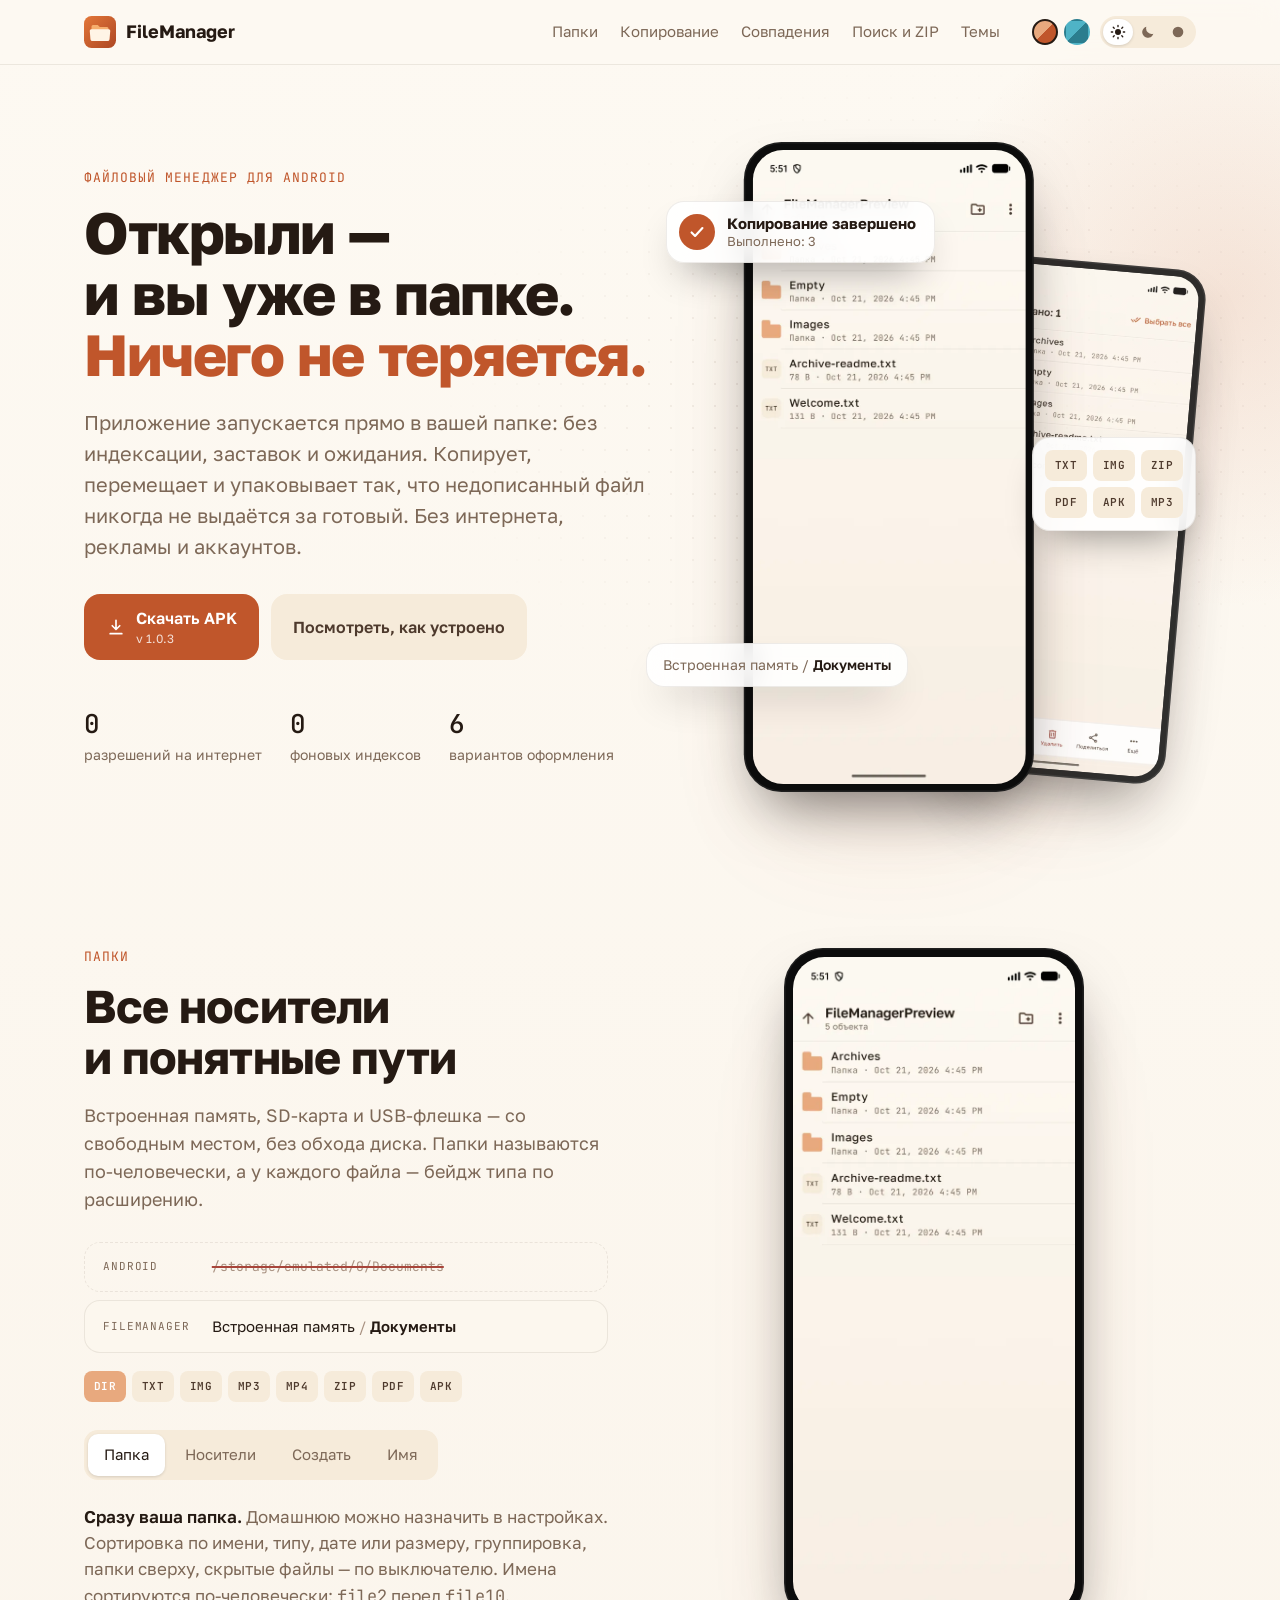
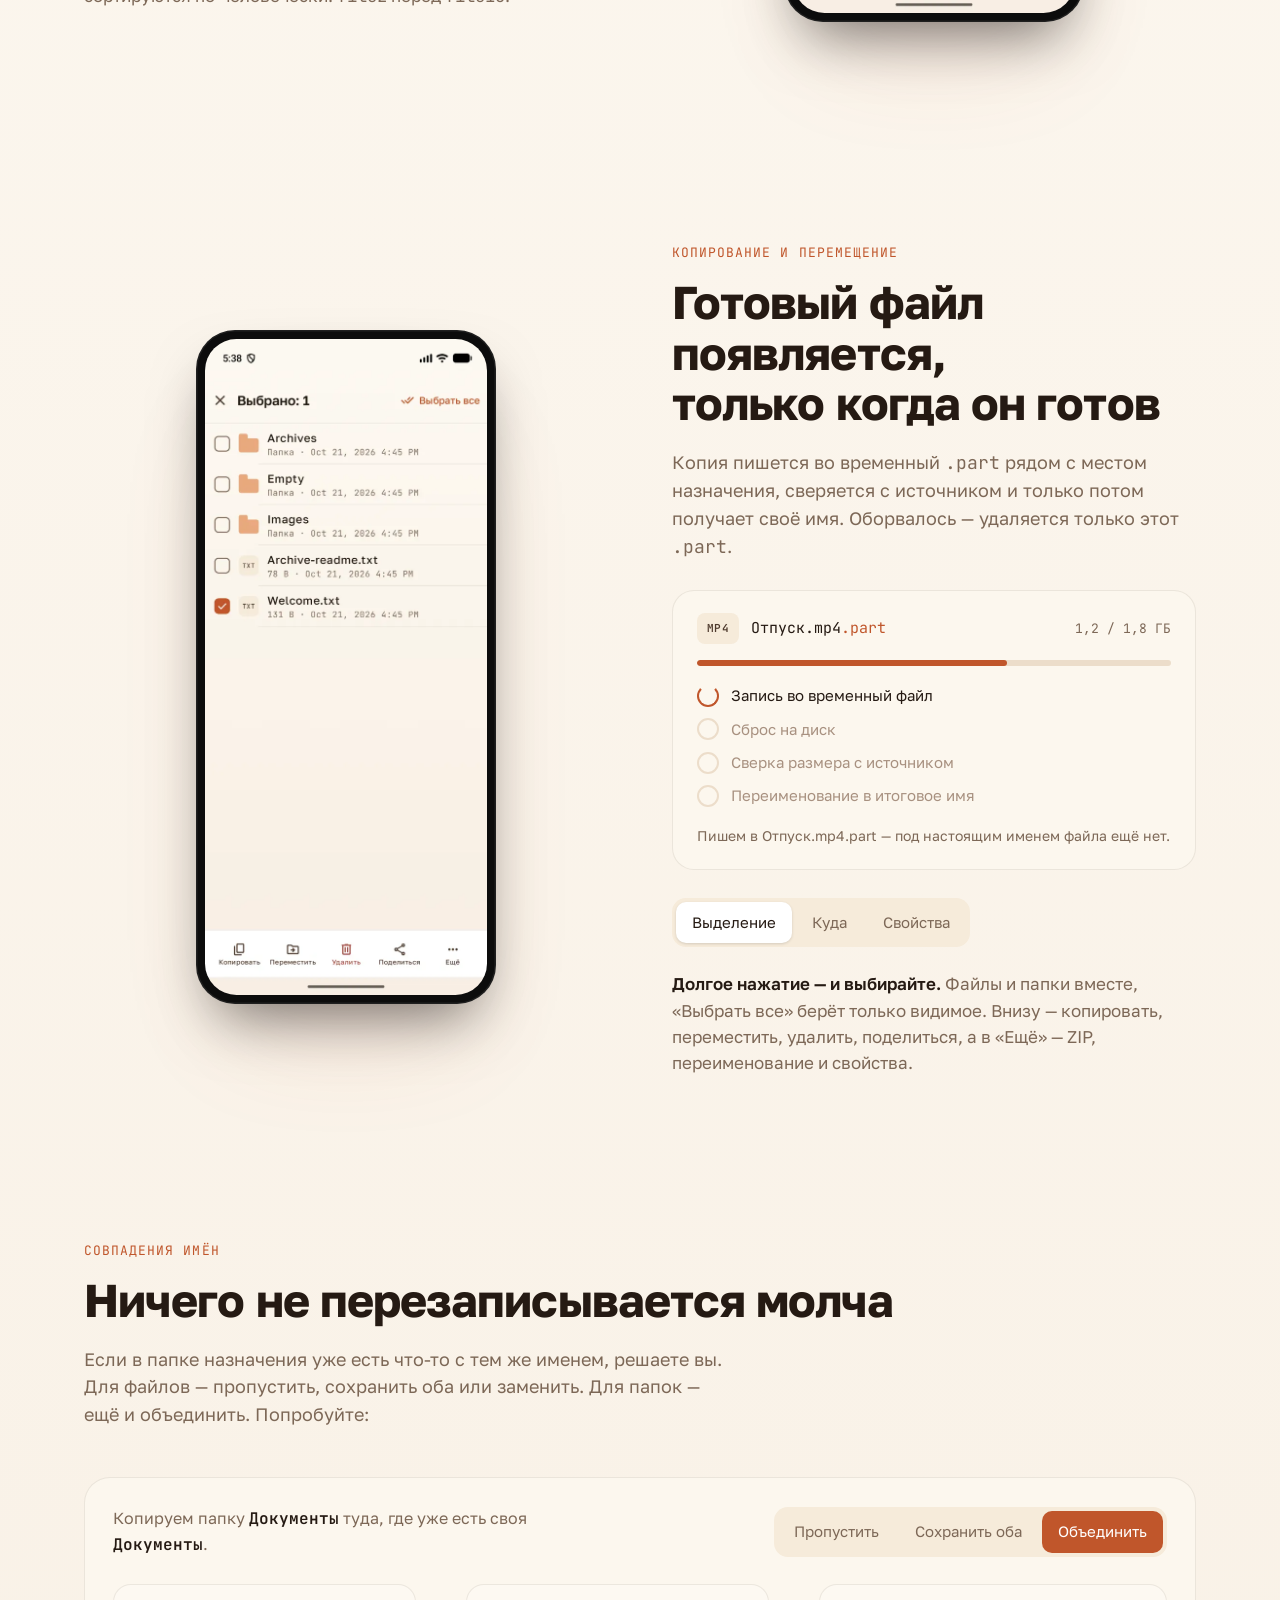
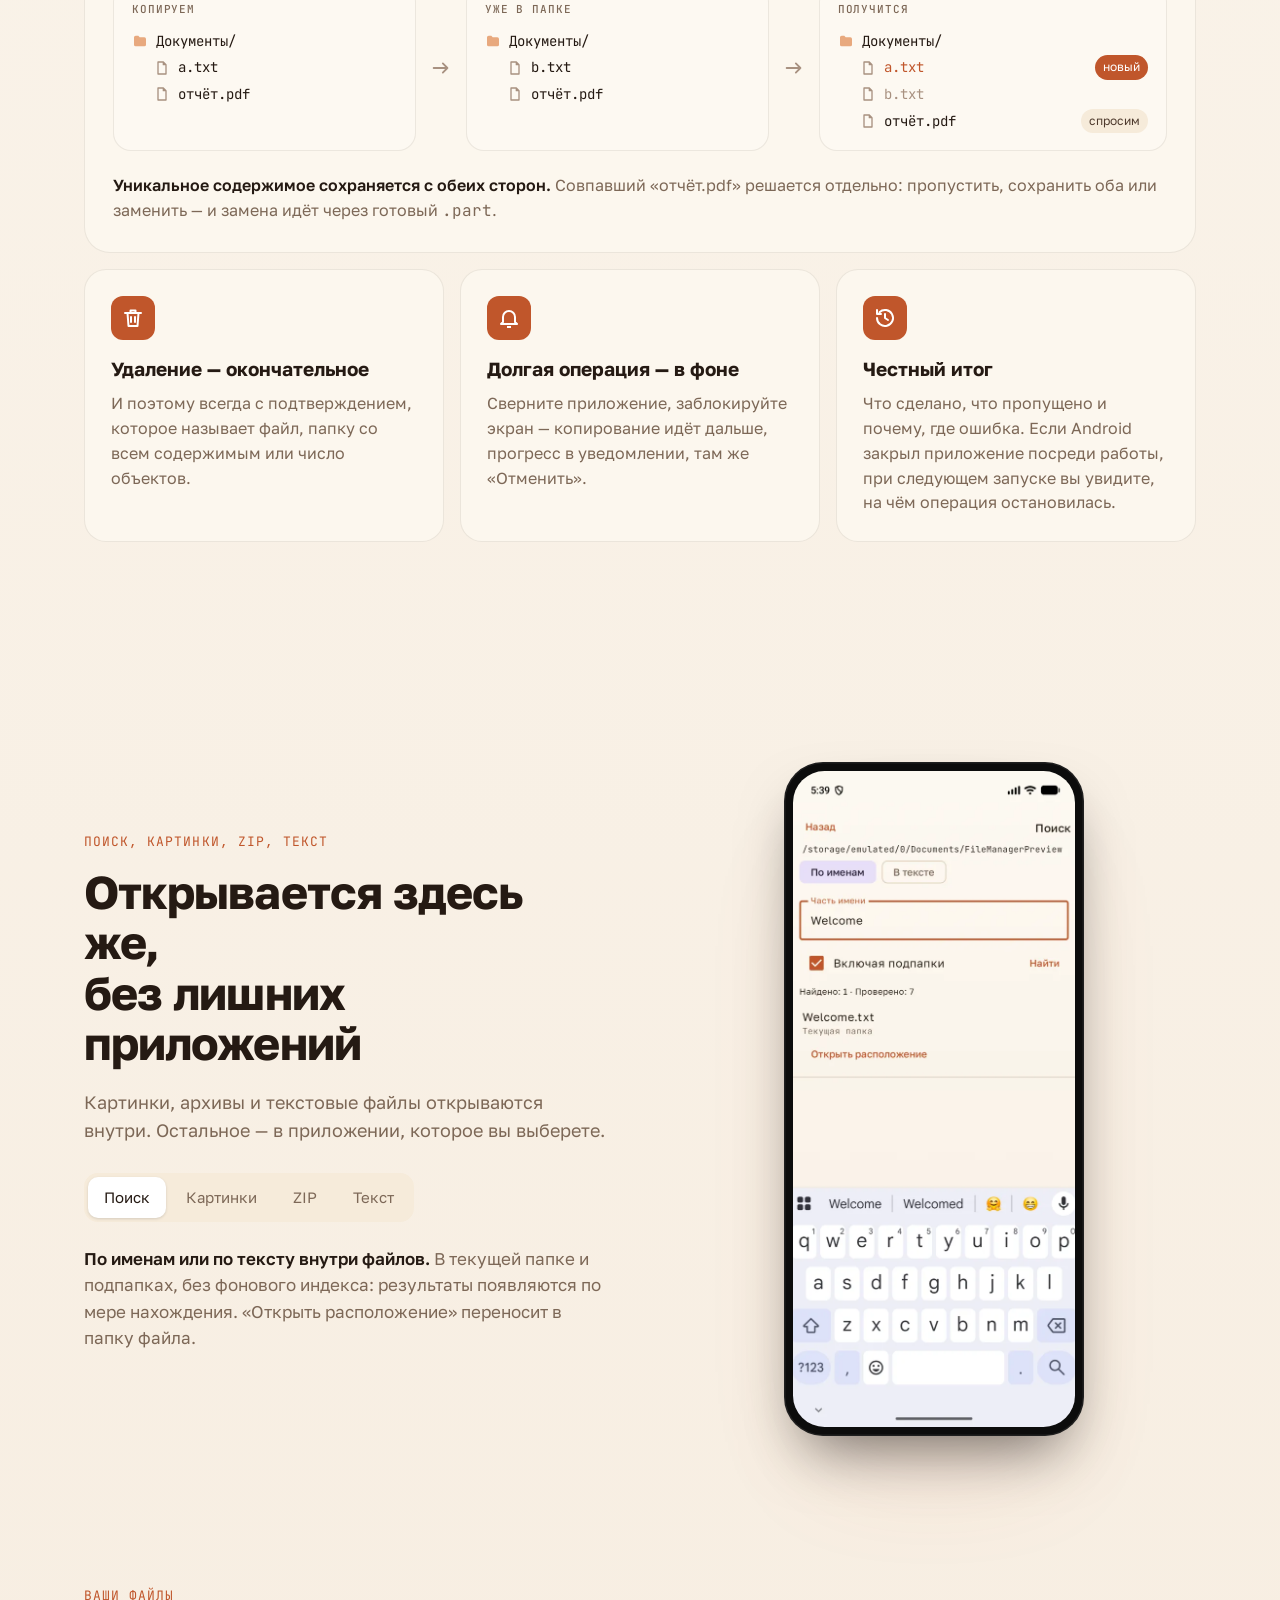
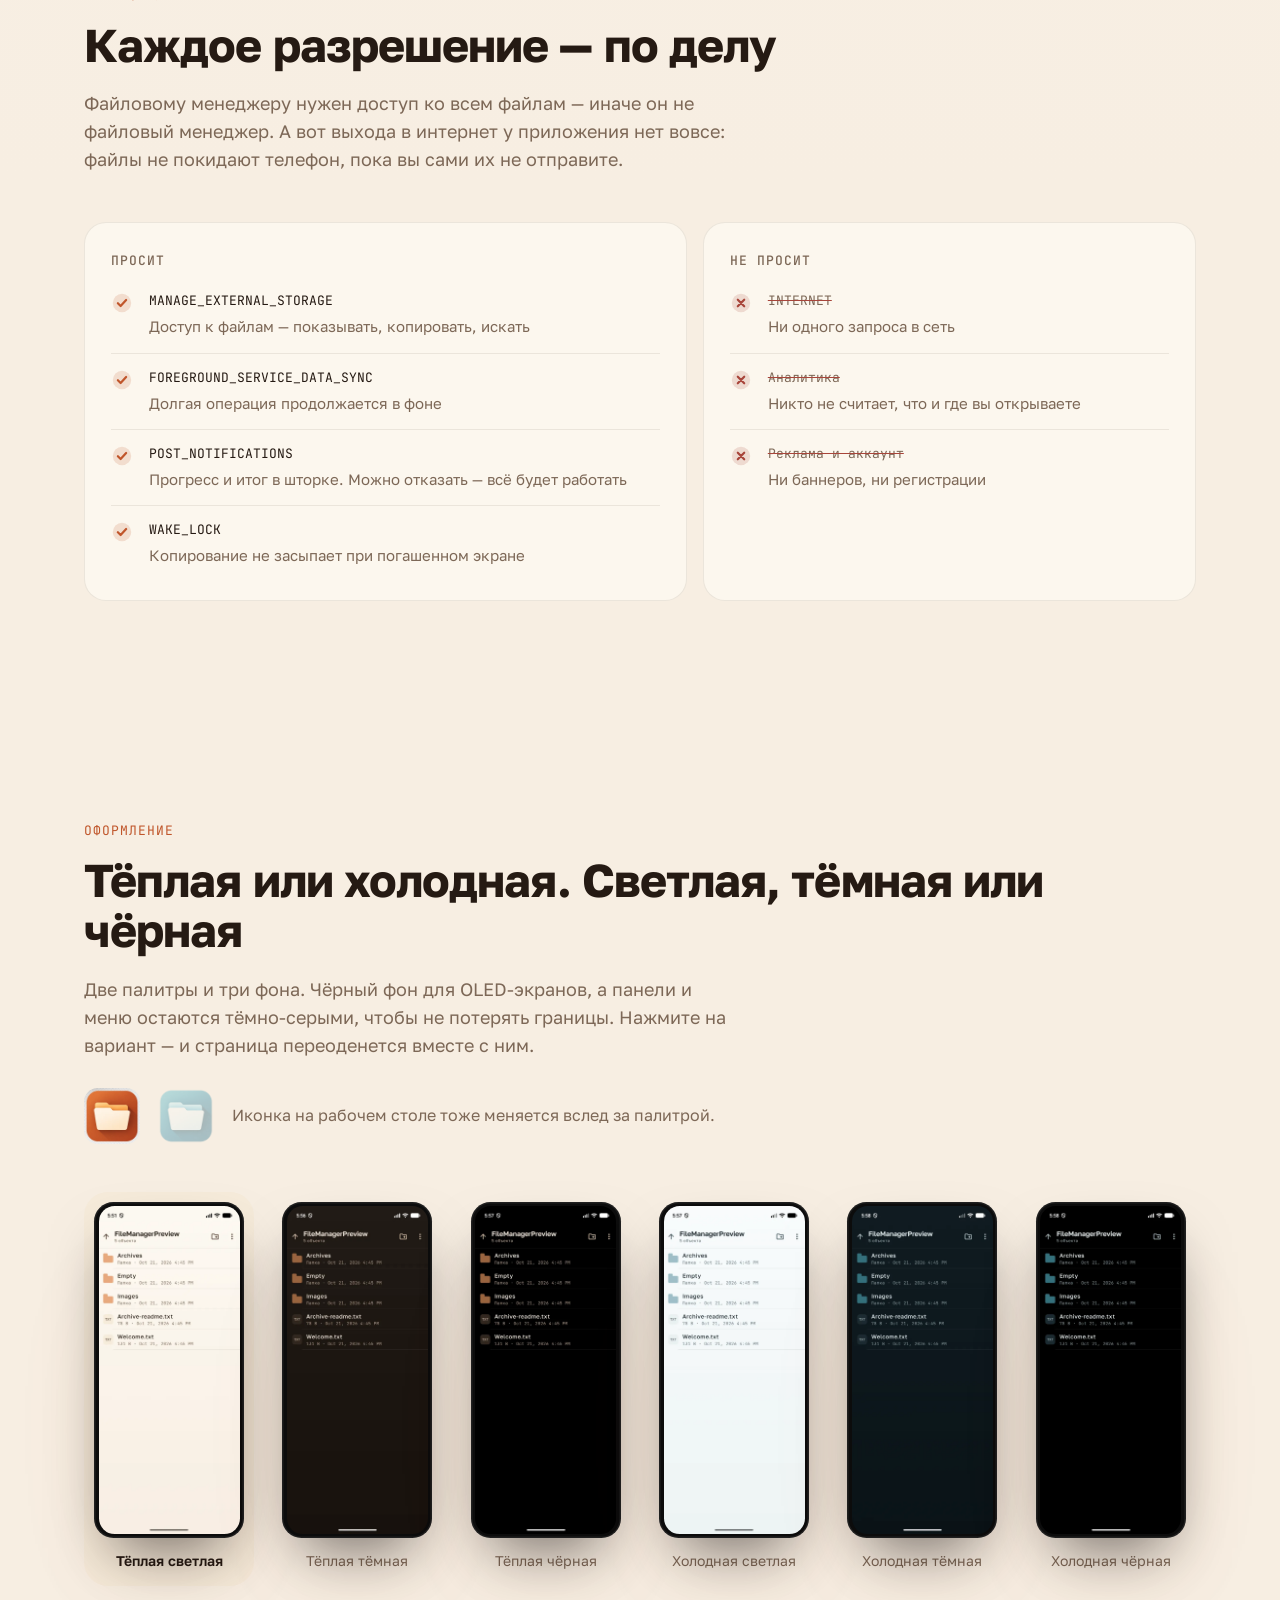
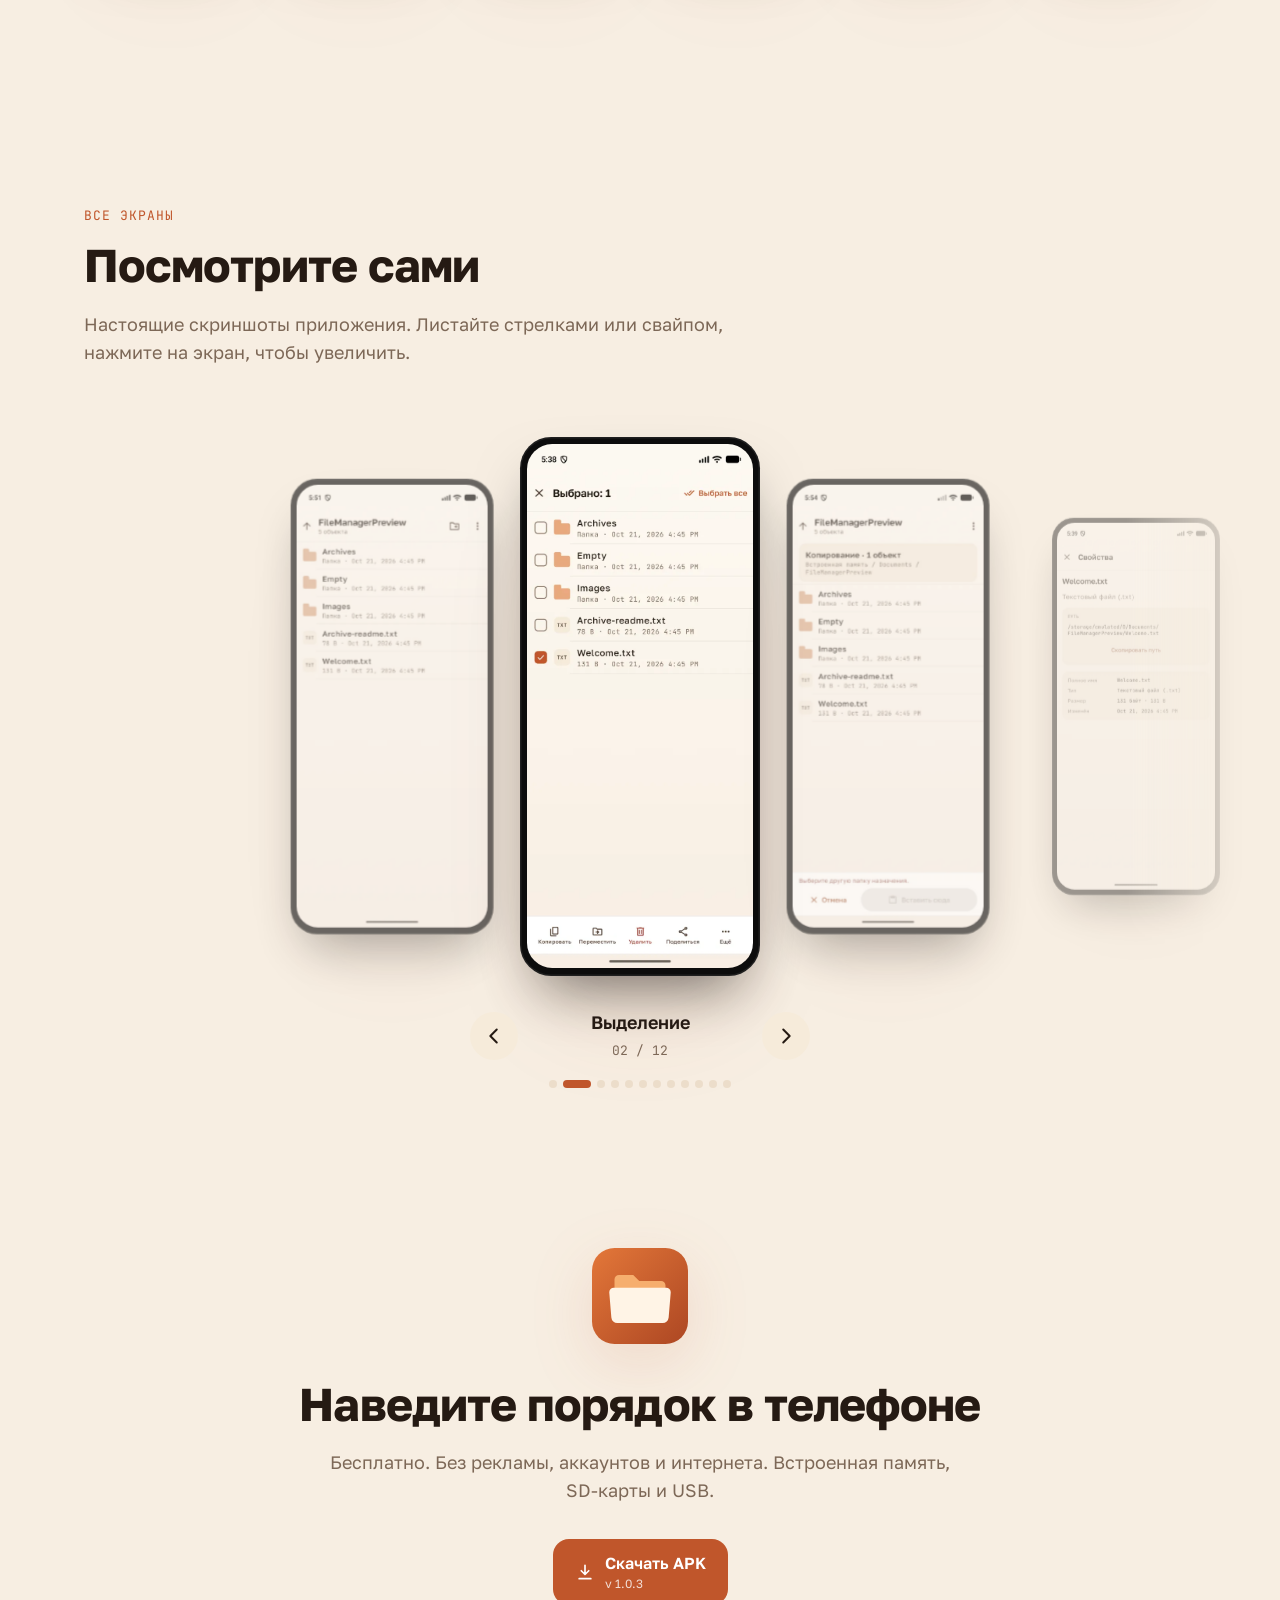
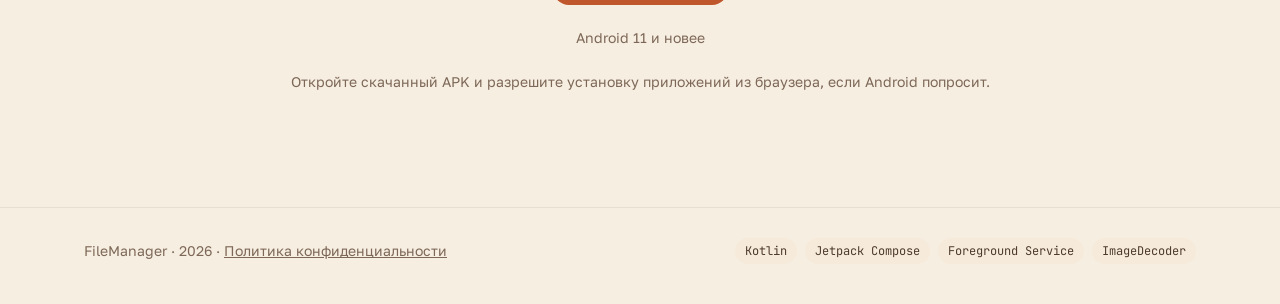
<file: index.html>
<!doctype html>
<html lang="ru" data-palette="warm" data-bg="dark">
<head>
<meta charset="utf-8">
<meta name="viewport" content="width=device-width, initial-scale=1, viewport-fit=cover">
<title>FileManager — файловый менеджер для Android</title>
<meta name="description" content="Быстрый файловый менеджер для Android: открывается сразу в вашей папке, копирует без потерь, ищет по именам и тексту, работает с ZIP. Без интернета и рекламы.">
<link rel="icon" href="data:image/svg+xml,%3Csvg xmlns='http://www.w3.org/2000/svg' viewBox='0 0 64 64'%3E%3Crect width='64' height='64' rx='15' fill='%23C0562B'/%3E%3Cpath d='M15 22a3 3 0 0 1 3-3h9l4 4h15a3 3 0 0 1 3 3v6H15z' fill='%23F6AE6E'/%3E%3Crect x='12' y='27' width='40' height='22' rx='4' fill='%23FFF4E6'/%3E%3C/svg%3E">
<style>
@font-face { font-family: "Golos Text"; src: url("fonts/GolosText-VariableFont_wght.ttf") format("truetype"); font-weight: 400 900; font-display: swap; }
@font-face { font-family: "JetBrains Mono"; src: url("fonts/JetBrainsMono-VariableFont_wght.ttf") format("truetype"); font-weight: 100 800; font-display: swap; }

/* Цвета — роли из Color.kt приложения (палитры всех тем). */
:root, [data-palette="warm"][data-bg="light"] {
  color-scheme: light;
  --accent: #C0562B; --accent-pressed: #A24521; --on-accent: #FFFFFF;
  --text-primary: #251A13; --text-secondary: #7D6857; --icon-muted: #A89180;
  --bg-top: #FDF9F2; --bg-bottom: #F7EEE2;
  --surface: #FFFFFF; --sheet: #FCF7EE; --quiet: #F6EBDA; --quiet-text: #4E3A2D;
  --groove: #ECDDCA; --divider: #482C1A17; --folder: #E8A97E; --danger: #A8453A;
  --glow: #C0562B22;
}
[data-palette="warm"][data-bg="dark"], [data-palette="warm"][data-bg="black"] {
  color-scheme: dark;
  --accent: #E8A97E; --accent-pressed: #D58C60; --on-accent: #251A13;
  --text-primary: #F5EADE; --text-secondary: #B8A18E; --icon-muted: #96806E;
  --bg-top: #211A15; --bg-bottom: #17110D;
  --surface: #433329; --sheet: #2B211A; --quiet: #31261E; --quiet-text: #D8C3AD;
  --groove: #3A2D23; --divider: #F5EADE17; --folder: #986440; --danger: #E69B8E;
  --glow: #E8A97E1f;
}
[data-palette="cool"][data-bg="light"] {
  color-scheme: light;
  --accent: #2B7D8E; --accent-pressed: #24697A; --on-accent: #FFFFFF;
  --text-primary: #16232B; --text-secondary: #5F727C; --icon-muted: #93A7AE;
  --bg-top: #F8FBFC; --bg-bottom: #EDF4F5;
  --surface: #FFFFFF; --sheet: #F6FAFB; --quiet: #EAF1F2; --quiet-text: #3D5058;
  --groove: #DDE8EA; --divider: #16232B17; --folder: #9DBFC7; --danger: #9C4A52;
  --glow: #2B7D8E22;
}
[data-palette="cool"][data-bg="dark"], [data-palette="cool"][data-bg="black"] {
  color-scheme: dark;
  --accent: #4FB3C6; --accent-pressed: #3D97A9; --on-accent: #07141A;
  --text-primary: #E8F1F3; --text-secondary: #8EA3AB; --icon-muted: #74898F;
  --bg-top: #101B21; --bg-bottom: #0A1317;
  --surface: #2A3B43; --sheet: #17242B; --quiet: #1C2A31; --quiet-text: #B6C7CD;
  --groove: #22323A; --divider: #E8F1F317; --folder: #35707C; --danger: #E08A92;
  --glow: #4FB3C61f;
}
/* Цвета логотипа — по иконке приложения, одинаковые в светлой и тёмной теме. */
[data-palette="warm"] { --logo-a: #E37739; --logo-b: #AD4723; --logo-back: #F6AE6E; }
[data-palette="cool"] { --logo-a: #3A9AAD; --logo-b: #1F5E6B; --logo-back: #8FD0DC; }
/* Чёрный фон, как в приложении: меняется только фон, панели остаются тёмными. */
/* Селектор из двух атрибутов — иначе правило палитры выше перебивает его по специфичности. */
[data-palette][data-bg="black"] { --bg-top: #000000; --bg-bottom: #000000; --sheet: #0E0B09; --quiet: #1A1512; }
[data-palette="cool"][data-bg="black"] { --sheet: #0A1013; --quiet: #141E23; }

* { box-sizing: border-box; }
html { scroll-behavior: smooth; }
body {
  margin: 0;
  font-family: "Golos Text", system-ui, sans-serif;
  color: var(--text-primary);
  background: var(--bg-bottom);
  background-image: linear-gradient(180deg, var(--bg-top), var(--bg-bottom) 60%);
  -webkit-font-smoothing: antialiased;
  line-height: 1.55;
  overflow-x: hidden;
  overflow-x: clip;
}
img { display: block; max-width: 100%; }
a { color: var(--accent); }
.mono { font-family: "JetBrains Mono", ui-monospace, monospace; }
.wrap { max-width: 1160px; margin: 0 auto; padding: 0 24px; }
@media (max-width: 600px) { .wrap { padding: 0 16px; } }

/* ---------- Шапка ---------- */
header.top {
  position: sticky; top: 0; z-index: 20;
  backdrop-filter: blur(14px) saturate(1.3);
  -webkit-backdrop-filter: blur(14px) saturate(1.3);
  background: color-mix(in srgb, var(--bg-top) 78%, transparent);
  border-bottom: 1px solid var(--divider);
}
.top .wrap { display: flex; align-items: center; gap: 24px; height: 64px; }
.brand { display: flex; align-items: center; gap: 10px; font-weight: 700; font-size: 18px; text-decoration: none; color: var(--text-primary); }
.brand svg { width: 32px; height: 32px; }
nav.links { display: flex; gap: 22px; margin-left: auto; }
nav.links a { color: var(--text-secondary); text-decoration: none; font-size: 15px; }
nav.links a:hover { color: var(--text-primary); }
@media (max-width: 900px) { nav.links { display: none; } }

.switcher { display: flex; gap: 6px; align-items: center; margin-left: 8px; }
@media (max-width: 900px) { .switcher { margin-left: auto; } }
.swatch {
  width: 26px; height: 26px; border-radius: 50%; border: 2px solid transparent; cursor: pointer; padding: 0;
  outline-offset: 2px;
}
.swatch[aria-pressed="true"] { border-color: var(--text-primary); }
.swatch.warm { background: linear-gradient(135deg, #E8A97E 50%, #C0562B 50%); }
.swatch.cool { background: linear-gradient(135deg, #4FB3C6 50%, #2B7D8E 50%); }
.seg {
  display: inline-flex; background: var(--quiet); border-radius: 999px; padding: 3px; margin-left: 4px;
}
.seg button {
  border: 0; background: transparent; color: var(--text-secondary); cursor: pointer;
  width: 30px; height: 26px; border-radius: 999px; display: grid; place-items: center;
}
.seg button[aria-pressed="true"] { background: var(--surface); color: var(--text-primary); box-shadow: 0 1px 3px #0002; }
.seg svg { width: 16px; height: 16px; }

/* ---------- Кнопки ---------- */
.btn {
  display: inline-flex; align-items: center; gap: 10px; font: inherit; font-weight: 600; font-size: 16px;
  padding: 14px 22px; border-radius: 16px; text-decoration: none; cursor: pointer; border: 0;
  transition: transform .15s, background-color .2s;
}
.btn:active { transform: scale(.97); }
.btn.primary { background: var(--accent); color: var(--on-accent); }
.btn.primary:hover { background: var(--accent-pressed); }
.btn.quiet { background: var(--quiet); color: var(--quiet-text); }
.btn svg { width: 20px; height: 20px; }
.btn .label { display: flex; flex-direction: column; gap: 2px; text-align: left; line-height: 1.3; }
.btn .version { font-size: 12px; font-weight: 400; opacity: .8; }

/* ---------- Телефон ---------- */
.phone {
  position: relative; margin: 0;
  width: var(--w, 290px); aspect-ratio: 1080 / 2424;
  border-radius: calc(var(--w, 290px) * .13);
  padding: calc(var(--w, 290px) * .03);
  background: #0c0c0c;
  box-shadow: 0 0 0 1.5px #ffffff14 inset, 0 30px 60px -20px #0008, 0 60px 120px -40px var(--glow);
  cursor: zoom-in;
}
.phone img {
  width: 100%; height: 100%; object-fit: cover;
  border-radius: calc(var(--w, 290px) * .105);
  background: var(--bg-bottom);
  transition: opacity .25s;
}
.phone img.fading { opacity: 0; }

/* ---------- Первый экран ---------- */
/* overflow-x: clip — подсветка и сетка не должны давать горизонтальную прокрутку */
.hero { padding: 72px 0 40px; position: relative; overflow-x: clip; }
.hero .wrap { display: grid; grid-template-columns: 1.05fr .95fr; gap: 40px; align-items: center; }
.hero .wrap > *, .split > * { min-width: 0; }
.hero h1 { font-size: clamp(36px, 4.9vw, 58px); line-height: 1.05; letter-spacing: -.025em; margin: 0 0 22px; font-weight: 750; }
.hero h1 em { font-style: normal; color: var(--accent); }
.hero .lead { font-size: clamp(17px, 1.7vw, 20px); color: var(--text-secondary); max-width: 34em; margin: 0 0 32px; }
.hero .cta { display: flex; gap: 12px; flex-wrap: wrap; }
.hero .facts { display: flex; gap: 28px; margin-top: 44px; flex-wrap: wrap; }
.hero .facts div { font-size: 14px; color: var(--text-secondary); }
.hero .facts b { display: block; font-family: "JetBrains Mono", monospace; font-weight: 500; font-size: 26px; color: var(--text-primary); }
.blob {
  position: absolute; inset: -10% -20% auto auto; width: 620px; height: 620px; border-radius: 50%;
  background: radial-gradient(closest-side, var(--glow), transparent); pointer-events: none; z-index: -1;
}
/* Сетка в точку за телефонами — как миллиметровка под файлами */
.grid-bg {
  position: absolute; inset: 0; pointer-events: none; z-index: -1;
  background-image: radial-gradient(var(--divider) 1.2px, transparent 1.2px);
  background-size: 22px 22px;
  mask-image: radial-gradient(ellipse 50% 60% at 72% 45%, #000 20%, transparent 75%);
  -webkit-mask-image: radial-gradient(ellipse 50% 60% at 72% 45%, #000 20%, transparent 75%);
}

/* Телефон, а вокруг — элементы интерфейса, вынутые из него */
.hero-stage { position: relative; height: 660px; display: grid; place-items: center; }
.hero-stage .phone.main { --w: 290px; z-index: 1; }
.hero-stage .phone.side { --w: 230px; position: absolute; right: 2%; bottom: 20px; rotate: 5deg; opacity: .85; }
.hero-stage .phone.main { translate: -18% 0; }
.float {
  position: absolute; z-index: 2; border-radius: 18px; background: color-mix(in srgb, var(--surface) 88%, transparent);
  backdrop-filter: blur(12px); -webkit-backdrop-filter: blur(12px);
  border: 1px solid var(--divider); box-shadow: 0 20px 40px -18px #0007;
  animation: bob 6s ease-in-out infinite;
}
.toast { top: 64px; left: -4%; display: grid; grid-template-columns: 36px auto; gap: 2px 12px; align-items: center; padding: 12px 18px 12px 12px; }
.toast .ic { grid-row: span 2; width: 36px; height: 36px; border-radius: 50%; background: var(--accent); color: var(--on-accent); display: grid; place-items: center; }
.toast .ic svg { width: 20px; height: 20px; }
.toast b { font-size: 15px; line-height: 1.2; }
.toast span { font-size: 13px; color: var(--text-secondary); line-height: 1.2; }
.crumb { bottom: 110px; left: -8%; padding: 10px 16px; font-size: 14px; animation-delay: -2s; }
.crumb span { color: var(--text-secondary); }
.crumb b { font-weight: 600; }
.badges { top: 300px; right: 0; padding: 12px; display: grid; grid-template-columns: repeat(3, auto); gap: 6px; animation-delay: -4s; }
@keyframes bob { 50% { translate: 0 -8px; } }
@media (max-width: 900px) {
  .hero { padding-top: 40px; }
  .hero .wrap { grid-template-columns: 1fr; }
  .hero-stage { height: 560px; max-width: 460px; width: 100%; margin: 0 auto; }
  .hero-stage .phone.main { --w: 240px; }
  .hero-stage .phone.side { --w: 190px; }
  .toast { left: 0; top: 40px; }
  .crumb { left: 0; }
}
@media (max-width: 600px) {
  .hero .cta { justify-content: center; }
  .hero .facts { display: grid; grid-template-columns: repeat(3, 1fr); gap: 14px; margin-top: 36px; text-align: center; }
  .hero .facts div { font-size: 13px; line-height: 1.35; }
  .hero .facts b { font-size: 24px; margin-bottom: 4px; }
  .badges { display: none; }
}
@media (max-width: 420px) {
  .hero-stage { height: 480px; }
  .hero-stage .phone.main { --w: 200px; }
  .hero-stage .phone.side { --w: 160px; }
  .toast { padding: 10px 14px 10px 10px; }
  .toast b { font-size: 14px; }
  .crumb { font-size: 13px; bottom: 70px; }
}

/* Бейдж типа файла — как в списке приложения */
.badge {
  font-family: "JetBrains Mono", monospace; font-size: 11px; font-weight: 600; letter-spacing: .04em;
  min-width: 42px; padding: 7px 8px; border-radius: 8px; text-align: center;
  background: var(--quiet); color: var(--quiet-text);
}
.badge.dir { background: var(--folder); color: var(--on-accent); }

/* ---------- Секции ---------- */
section.block { padding: 110px 0; }
@media (max-width: 700px) { section.block { padding: 72px 0; } }
.eyebrow { font-family: "JetBrains Mono", monospace; font-size: 13px; letter-spacing: .08em; text-transform: uppercase; color: var(--accent); margin: 0 0 14px; }
h2 { font-size: clamp(30px, 3.8vw, 46px); line-height: 1.1; letter-spacing: -.02em; margin: 0 0 20px; font-weight: 720; }
.sub { color: var(--text-secondary); font-size: 18px; max-width: 36em; margin: 0; }

.split { display: grid; grid-template-columns: 1fr 1fr; gap: 64px; align-items: center; }
.split.flip > :first-child { order: 2; }
.stage { display: flex; justify-content: center; position: relative; }
.stage .phone { --w: 300px; }

/* На телефоне скриншот оказывается под текстом, и вкладки уходят с экрана.
   Колонка блоком, а не сеткой, а текстовая часть с вкладками — display: contents:
   так вкладки и телефон лежат в одном контейнере, и вкладки прилипают
   к шапке, пока телефон на экране. */
@media (max-width: 900px) {
  .split { display: block; }
  .split > .stage { margin-top: 40px; }
  .split > div:has(> .tabs) { display: contents; }
  .stage .phone { --w: min(300px, calc((100svh - 150px) * .45)); }
}

/* Вкладки рядом с телефоном */
.tabs { display: inline-flex; flex-wrap: wrap; gap: 4px; background: var(--quiet); padding: 4px; border-radius: 14px; margin: 28px 0 24px; }
.tabs button {
  font: inherit; font-size: 15px; border: 0; background: transparent; color: var(--text-secondary);
  padding: 9px 16px; border-radius: 10px; cursor: pointer;
}
.tabs button[aria-selected="true"] { background: var(--surface); color: var(--text-primary); box-shadow: 0 1px 3px #0002; }
@media (max-width: 900px) {
  .tabs { display: flex; flex-wrap: nowrap; position: sticky; top: 72px; z-index: 10; box-shadow: 0 8px 20px -10px #0005; }
  .tabs button { flex: 1 1 auto; white-space: nowrap; padding: 9px 8px; font-size: 14px; }
}
.tabpanel[hidden] { display: none; }
.tabpanel p { margin: 0 0 14px; color: var(--text-secondary); font-size: 17px; }
.tabpanel p b { color: var(--text-primary); font-weight: 600; }

/* Путь: системный и тот, что показывает приложение */
.path { margin-top: 28px; display: grid; gap: 8px; }
.path div {
  display: flex; align-items: center; gap: 12px; padding: 14px 18px; border-radius: 16px; overflow-x: auto;
  font-size: 15px; white-space: nowrap; scrollbar-width: none;
}
.path div::-webkit-scrollbar { display: none; }
.path .raw { font-family: "JetBrains Mono", monospace; font-size: 13px; color: var(--icon-muted); background: transparent; border: 1px dashed var(--divider); }
.path .raw s { text-decoration-color: var(--danger); text-decoration-thickness: 1.5px; }
.path .nice { background: var(--sheet); border: 1px solid var(--divider); }
.path .nice i { font-style: normal; color: var(--icon-muted); }
.path .nice b { font-weight: 600; }
.path small { font-family: "JetBrains Mono", monospace; font-size: 11px; text-transform: uppercase; letter-spacing: .08em; color: var(--text-secondary); flex: none; width: 8.8em; }
@media (max-width: 600px) {
  .path div { flex-wrap: wrap; gap: 4px 12px; white-space: normal; }
  .path small { width: 100%; }
}
.types { display: flex; flex-wrap: wrap; gap: 6px; margin-top: 18px; }

/* Копирование через .part */
.copy {
  margin-top: 30px; background: var(--sheet); border: 1px solid var(--divider); border-radius: 22px; padding: 22px 24px;
}
.copy-file { display: flex; align-items: center; gap: 12px; }
.copy-file .name { font-family: "JetBrains Mono", monospace; font-size: 15px; flex: 1; min-width: 0; overflow: hidden; text-overflow: ellipsis; white-space: nowrap; }
.copy-file .name i { font-style: normal; color: var(--accent); transition: opacity .4s, max-width .4s; display: inline-block; max-width: 4em; vertical-align: bottom; overflow: hidden; }
.copy.done .copy-file .name i { opacity: 0; max-width: 0; }
.copy-file .size { font-family: "JetBrains Mono", monospace; font-size: 13px; color: var(--text-secondary); }
.copy .bar { height: 6px; border-radius: 99px; background: var(--groove); overflow: hidden; margin: 16px 0 18px; }
.copy .bar i { display: block; height: 100%; width: var(--p, 0%); background: var(--accent); border-radius: 99px; }
.copy ol { list-style: none; margin: 0; padding: 0; display: grid; gap: 10px; }
.copy li { display: grid; grid-template-columns: 22px 1fr; gap: 12px; align-items: center; font-size: 15px; color: var(--icon-muted); transition: color .3s; }
.copy li::before {
  content: ""; width: 22px; height: 22px; border-radius: 50%; border: 2px solid var(--groove); box-sizing: border-box;
  transition: background-color .3s, border-color .3s;
}
.copy li.now { color: var(--text-primary); }
.copy li.now::before { border-color: var(--accent); border-top-color: transparent; animation: spin .8s linear infinite; }
.copy li.ok { color: var(--text-secondary); }
.copy li.ok::before {
  border-color: var(--accent); background: var(--accent) url("data:image/svg+xml,%3Csvg xmlns='http://www.w3.org/2000/svg' viewBox='0 0 24 24'%3E%3Cpath d='M6 12.5l4 4 8-9' fill='none' stroke='white' stroke-width='3' stroke-linecap='round' stroke-linejoin='round'/%3E%3C/svg%3E") center / 14px no-repeat;
}
[data-bg="dark"] .copy li.ok::before, [data-bg="black"] .copy li.ok::before { filter: brightness(.95); }
@keyframes spin { to { rotate: 360deg; } }
.copy .foot { display: flex; justify-content: space-between; align-items: center; gap: 12px; margin-top: 18px; font-size: 14px; color: var(--text-secondary); }
.copy .again { font: inherit; font-size: 14px; border: 0; background: var(--quiet); color: var(--quiet-text); padding: 7px 14px; border-radius: 10px; cursor: pointer; }

/* Совпадения имён: интерактивный пример */
.conflict { margin-top: 48px; background: var(--sheet); border: 1px solid var(--divider); border-radius: 26px; padding: 28px; }
.conflict-head { display: flex; flex-wrap: wrap; gap: 16px 24px; align-items: center; justify-content: space-between; }
.conflict-head p { margin: 0; color: var(--text-secondary); max-width: 32em; }
.conflict-head p b { color: var(--text-primary); font-weight: 600; }
.choice { display: inline-flex; background: var(--quiet); padding: 4px; border-radius: 14px; gap: 4px; flex-wrap: wrap; }
.choice button { font: inherit; font-size: 15px; border: 0; background: transparent; color: var(--text-secondary); padding: 9px 16px; border-radius: 10px; cursor: pointer; }
.choice button[aria-pressed="true"] { background: var(--accent); color: var(--on-accent); }
.trees { display: grid; grid-template-columns: 1fr auto 1fr auto 1.15fr; gap: 14px; align-items: stretch; margin-top: 26px; }
.trees .arrow-col { display: grid; place-items: center; color: var(--icon-muted); }
.trees .arrow-col svg { width: 22px; height: 22px; }
.tree { background: var(--bg-top); border: 1px solid var(--divider); border-radius: 18px; padding: 16px 18px; min-width: 0; }
.tree h4 { margin: 0 0 10px; font-family: "JetBrains Mono", monospace; font-size: 11px; font-weight: 500; letter-spacing: .08em; text-transform: uppercase; color: var(--text-secondary); }
.tree ul { list-style: none; margin: 0; padding: 0; font-family: "JetBrains Mono", monospace; font-size: 14px; line-height: 1.9; }
.tree li { display: flex; align-items: center; gap: 8px; white-space: nowrap; }
.tree li.in { padding-left: 22px; }
.tree li svg { width: 16px; height: 16px; flex: none; color: var(--folder); }
.tree li.file svg { color: var(--icon-muted); }
.tree li.new { color: var(--accent); }
.tree li.ask { color: var(--text-primary); }
.tree li em { font-style: normal; font-family: "Golos Text", sans-serif; font-size: 12px; padding: 1px 8px; border-radius: 99px; background: var(--quiet); color: var(--quiet-text); margin-left: auto; }
.tree li.new em { background: var(--accent); color: var(--on-accent); }
.tree li.dim { color: var(--icon-muted); }
#result { transition: opacity .2s; }
#result.fading { opacity: 0; }
.conflict .note { margin: 22px 0 0; font-size: 16px; color: var(--text-secondary); min-height: 3.1em; }
.conflict .note b { color: var(--text-primary); font-weight: 600; }
@media (max-width: 900px) {
  .conflict { padding: 20px; }
  .trees { grid-template-columns: 1fr 1fr; }
  .trees .arrow-col { display: none; }
  .trees .tree.res { grid-column: 1 / -1; }
}
@media (max-width: 520px) {
  .trees { grid-template-columns: 1fr; }
  .choice { display: flex; width: 100%; }
  .choice button { flex: 1; padding: 9px 4px; font-size: 13.5px; white-space: nowrap; }
}

/* Карточки */
.cards { display: grid; grid-template-columns: repeat(3, 1fr); gap: 16px; margin-top: 16px; }
.cards.first { margin-top: 48px; }
.card { background: var(--sheet); border: 1px solid var(--divider); border-radius: 22px; padding: 26px; }
.card h3 { margin: 14px 0 8px; font-size: 19px; }
.card p { margin: 0; color: var(--text-secondary); font-size: 16px; }
.card .ic { width: 44px; height: 44px; border-radius: 12px; background: var(--accent); color: var(--on-accent); display: grid; place-items: center; }
.card .ic svg { width: 24px; height: 24px; }
/* В одну колонку: значок слева от заголовка, текст под ними */
@media (max-width: 900px) {
  .cards { grid-template-columns: 1fr; }
  .card { display: grid; grid-template-columns: 44px 1fr; column-gap: 14px; align-items: center; padding: 22px; }
  .card h3 { margin: 0; line-height: 1.25; }
  .card p { grid-column: 1 / -1; margin-top: 12px; }
}

/* Разрешения: что приложение просит и чего не просит */
.perms { display: grid; grid-template-columns: 1.1fr .9fr; gap: 16px; margin-top: 48px; }
.perms > div { background: var(--sheet); border: 1px solid var(--divider); border-radius: 22px; padding: 10px 26px; }
.perms h3 { font-size: 13px; font-family: "JetBrains Mono", monospace; font-weight: 500; text-transform: uppercase; letter-spacing: .08em; color: var(--text-secondary); margin: 18px 0 6px; }
.perms ul { list-style: none; padding: 0; margin: 0 0 8px; }
.perms li { display: grid; grid-template-columns: 26px 1fr; gap: 4px 12px; padding: 14px 0; border-top: 1px solid var(--divider); }
.perms li:first-child { border-top: 0; }
.perms li svg { width: 22px; height: 22px; grid-row: span 2; margin-top: 1px; }
.perms .yes svg { color: var(--accent); }
.perms .no svg { color: var(--danger); }
.perms code { font-family: "JetBrains Mono", monospace; font-size: 13px; color: var(--text-primary); overflow-wrap: anywhere; }
.perms .no code { text-decoration: line-through; text-decoration-color: var(--danger); color: var(--text-secondary); }
.perms li span { color: var(--text-secondary); font-size: 15px; }
@media (max-width: 900px) { .perms { grid-template-columns: 1fr; } .perms > div { padding: 6px 20px; } }

/* Галерея тем */
.themes { display: grid; grid-template-columns: repeat(6, 1fr); gap: 18px; margin-top: 48px; }
.themes button { all: unset; cursor: pointer; display: grid; justify-items: center; gap: 12px; border-radius: 24px; padding: 10px 0 14px; transition: background-color .2s; }
.themes button:focus-visible { outline: 2px solid var(--accent); }
.themes button:hover { background: var(--quiet); }
.themes button[aria-pressed="true"] { background: var(--quiet); }
.themes .phone { --w: 150px; cursor: pointer; transition: transform .25s; }
.themes button:hover .phone { transform: translateY(-6px); }
.themes small { font-size: 14px; color: var(--text-secondary); }
.themes button[aria-pressed="true"] small { color: var(--text-primary); font-weight: 600; }
@media (max-width: 1100px) { .themes { grid-template-columns: repeat(3, 1fr); } }
@media (max-width: 560px) { .themes { grid-template-columns: repeat(2, 1fr); gap: 8px; } .themes .phone { --w: 130px; } }
.icons { display: flex; align-items: center; gap: 18px; margin-top: 28px; color: var(--text-secondary); font-size: 16px; }
.icons img { width: 56px; height: 56px; border-radius: 14px; }
.icons img.off { opacity: .35; }

/* Карусель экранов */
.slider { position: relative; margin-top: 30px; --sw: 240px; }
@media (max-width: 600px) { .slider { --sw: 200px; } }
.reel {
  display: flex; gap: 8px; overflow-x: auto; overscroll-behavior-x: contain;
  scroll-snap-type: x mandatory; scrollbar-width: none;
  /* Лента с прокруткой обрезает всё, что выходит за её край, — в том числе
     тень телефона. Запас снизу под тень, отрицательный margin его компенсирует. */
  padding: 40px calc(50% - var(--sw) / 2) 130px;
  margin-bottom: -100px;
  cursor: grab; user-select: none; -webkit-user-select: none;
  mask-image: linear-gradient(90deg, transparent, #000 12%, #000 88%, transparent);
  -webkit-mask-image: linear-gradient(90deg, transparent, #000 12%, #000 88%, transparent);
}
.reel::-webkit-scrollbar { display: none; }
.reel.dragging { cursor: grabbing; scroll-snap-type: none; }
.reel .item {
  scroll-snap-align: center; flex: none; width: var(--sw); display: grid; justify-items: center;
  transform: scale(var(--s, .78)); opacity: var(--o, .45); filter: saturate(var(--sat, .6));
  transition: transform .12s linear, opacity .12s linear;
  will-change: transform;
}
.reel .phone { --w: var(--sw); cursor: pointer; }
.reel .item.active .phone { cursor: zoom-in; }
.reel img { pointer-events: none; -webkit-user-drag: none; }
.slider-bar { position: relative; z-index: 1; display: flex; align-items: center; justify-content: center; gap: 18px; margin-top: 4px; }
.slider-bar .arrow {
  width: 48px; height: 48px; border-radius: 50%; border: 0; cursor: pointer; flex: none;
  background: var(--quiet); color: var(--text-primary); display: grid; place-items: center;
  transition: background-color .2s, transform .15s, opacity .2s;
}
.slider-bar .arrow:hover { background: var(--accent); color: var(--on-accent); }
.slider-bar .arrow:active { transform: scale(.92); }
.slider-bar .arrow:disabled { opacity: .35; pointer-events: none; }
.slider-bar .arrow svg { width: 22px; height: 22px; }
.slider-caption { min-width: 13em; text-align: center; }
.slider-caption b { display: block; font-size: 18px; font-weight: 600; }
.slider-caption span { font-family: "JetBrains Mono", monospace; font-size: 13px; color: var(--text-secondary); }
.dots { position: relative; z-index: 1; display: flex; justify-content: center; gap: 6px; margin-top: 18px; flex-wrap: wrap; padding: 0 16px; }
.dots button {
  width: 8px; height: 8px; border-radius: 99px; border: 0; padding: 0; cursor: pointer;
  background: var(--groove); transition: width .3s, background-color .3s;
}
.dots button[aria-current="true"] { width: 28px; background: var(--accent); }
@media (prefers-reduced-motion: reduce) { .reel .item { transition: none; } }

/* Финал */
.final { text-align: center; padding: 120px 0 100px; }
.final .icon { width: 96px; height: 96px; margin: 0 auto 28px; filter: drop-shadow(0 18px 30px var(--glow)); }
.final .sub { margin: 0 auto 34px; }
.final .cta { display: flex; gap: 12px; justify-content: center; flex-wrap: wrap; }
.final .req { margin-top: 22px; font-size: 14px; color: var(--text-secondary); }

footer { border-top: 1px solid var(--divider); padding: 30px 0 40px; color: var(--text-secondary); font-size: 14px; }
footer .wrap { display: flex; gap: 20px; flex-wrap: wrap; justify-content: space-between; align-items: center; }
footer a { color: inherit; }
.stack { display: flex; gap: 8px; flex-wrap: wrap; }
.stack span { font-family: "JetBrains Mono", monospace; font-size: 12px; padding: 4px 10px; border-radius: 99px; background: var(--quiet); color: var(--quiet-text); }

/* Появление при прокрутке */
.reveal { opacity: 0; transform: translateY(28px); transition: opacity .8s, transform .8s cubic-bezier(.2,.8,.2,1); }
.reveal.in { opacity: 1; transform: none; }
@media (prefers-reduced-motion: reduce) {
  .reveal { opacity: 1; transform: none; transition: none; }
  html { scroll-behavior: auto; }
  .float { animation: none; }
  .copy li.now::before { animation: none; }
}

/* Просмотр скриншота */
dialog.lightbox { border: 0; padding: 0; background: transparent; max-width: none; max-height: none; overflow: visible; color: #fff; }
dialog.lightbox::backdrop { background: #000d; backdrop-filter: blur(6px); }
html:has(dialog.lightbox[open]) { overflow: hidden; }
dialog.lightbox figure { margin: 0; display: grid; justify-items: center; gap: 14px; }
/* dvh, а не vh: на телефоне vh не учитывает панели браузера, и снимок обрезался */
dialog.lightbox img {
  width: auto; height: auto; max-width: 92vw; max-height: min(80dvh, 900px); border-radius: 28px;
  touch-action: none; user-select: none; -webkit-user-select: none; -webkit-user-drag: none;
}
dialog.lightbox figcaption { text-align: center; font-size: 15px; font-weight: 600; }
dialog.lightbox figcaption span { font-family: "JetBrains Mono", monospace; font-weight: 400; font-size: 13px; opacity: .65; margin-left: 10px; }
dialog.lightbox form { position: fixed; top: 16px; right: 16px; }
dialog.lightbox button { width: 44px; height: 44px; border-radius: 50%; border: 0; background: #fff2; color: #fff; font-size: 22px; cursor: pointer; display: grid; place-items: center; }
dialog.lightbox .nav { position: fixed; top: 50%; translate: 0 -50%; width: 52px; height: 52px; transition: opacity .2s; }
dialog.lightbox .nav:disabled { opacity: .25; cursor: default; }
dialog.lightbox .nav svg { width: 24px; height: 24px; }
dialog.lightbox .prev { left: 20px; }
dialog.lightbox .next { right: 20px; }
/* Одиночный снимок — без стрелок и счётчика; на телефоне листают свайпом */
dialog.lightbox:not(.multi) .nav, dialog.lightbox:not(.multi) figcaption span { display: none; }
@media (max-width: 700px) { dialog.lightbox .nav { display: none; } }
</style>
</head>
<body>

<svg width="0" height="0" style="position:absolute" aria-hidden="true">
  <defs>
    <!-- Логотип по иконке приложения: цвета зависят только от палитры, не от фона -->
    <symbol id="logo" viewBox="0 0 64 64">
      <defs>
        <linearGradient id="logo-bg" x1="0" y1="0" x2="1" y2="1">
          <stop offset="0" stop-color="var(--logo-a)"/>
          <stop offset="1" stop-color="var(--logo-b)"/>
        </linearGradient>
      </defs>
      <rect width="64" height="64" rx="15" fill="url(#logo-bg)"/>
      <path d="M15 21a3 3 0 0 1 3-3h9.5l4 4H46a3 3 0 0 1 3 3v6H15z" fill="var(--logo-back)"/>
      <path d="M11.5 29.5a3 3 0 0 1 3-3h35a3 3 0 0 1 3 3l-1.4 16.8a4 4 0 0 1-4 3.7H16.9a4 4 0 0 1-4-3.7z" fill="#FFF4E6"/>
    </symbol>
    <symbol id="i-sun" viewBox="0 0 24 24"><circle cx="12" cy="12" r="4.5" fill="currentColor"/><g stroke="currentColor" stroke-width="2" stroke-linecap="round"><path d="M12 2v2M12 20v2M2 12h2M20 12h2M4.9 4.9l1.4 1.4M17.7 17.7l1.4 1.4M4.9 19.1l1.4-1.4M17.7 6.3l1.4-1.4"/></g></symbol>
    <symbol id="i-moon" viewBox="0 0 24 24"><path fill="currentColor" d="M20 14.5A8.5 8.5 0 0 1 9.5 4a8.5 8.5 0 1 0 10.5 10.5z"/></symbol>
    <symbol id="i-black" viewBox="0 0 24 24"><circle cx="12" cy="12" r="8" fill="currentColor"/></symbol>
    <symbol id="i-download" viewBox="0 0 24 24"><path fill="none" stroke="currentColor" stroke-width="2" stroke-linecap="round" stroke-linejoin="round" d="M12 4v11m0 0l-4.5-4.5M12 15l4.5-4.5M5 20h14"/></symbol>
    <symbol id="i-folder" viewBox="0 0 24 24"><path fill="currentColor" d="M3 6.5A2.5 2.5 0 0 1 5.5 4h4l2 2.5h7A2.5 2.5 0 0 1 21 9v8.5a2.5 2.5 0 0 1-2.5 2.5h-13A2.5 2.5 0 0 1 3 17.5z"/></symbol>
    <symbol id="i-file" viewBox="0 0 24 24"><path fill="none" stroke="currentColor" stroke-width="2" stroke-linejoin="round" d="M6 3h8l4 4v14H6z M14 3v4h4"/></symbol>
    <symbol id="i-check" viewBox="0 0 24 24"><path fill="none" stroke="currentColor" stroke-width="2.6" stroke-linecap="round" stroke-linejoin="round" d="M5.5 12.5l4.2 4.2 8.8-9.4"/></symbol>
    <symbol id="i-yes" viewBox="0 0 24 24"><circle cx="12" cy="12" r="10" fill="currentColor" opacity=".16"/><path fill="none" stroke="currentColor" stroke-width="2.4" stroke-linecap="round" stroke-linejoin="round" d="M7.5 12.3l3 3 6-6.6"/></symbol>
    <symbol id="i-no" viewBox="0 0 24 24"><circle cx="12" cy="12" r="10" fill="currentColor" opacity=".16"/><path fill="none" stroke="currentColor" stroke-width="2.4" stroke-linecap="round" d="M8.5 8.5l7 7M15.5 8.5l-7 7"/></symbol>
    <symbol id="i-arrow" viewBox="0 0 24 24"><path fill="none" stroke="currentColor" stroke-width="2" stroke-linecap="round" stroke-linejoin="round" d="M4 12h15m-5-5l5 5-5 5"/></symbol>
    <symbol id="i-trash" viewBox="0 0 24 24"><path fill="none" stroke="currentColor" stroke-width="2" stroke-linecap="round" stroke-linejoin="round" d="M4 7h16M9.5 7V4.5h5V7M6.5 7l1 13h9l1-13M10 11v5M14 11v5"/></symbol>
    <symbol id="i-bell" viewBox="0 0 24 24"><path fill="none" stroke="currentColor" stroke-width="2" stroke-linejoin="round" d="M6 16V11a6 6 0 0 1 12 0v5l2 2H4zM10 21h4"/></symbol>
    <symbol id="i-restore" viewBox="0 0 24 24"><path fill="none" stroke="currentColor" stroke-width="2" stroke-linecap="round" stroke-linejoin="round" d="M4 12a8 8 0 1 0 2.5-5.8M4 4v4h4M12 8v4l3 2"/></symbol>
  </defs>
</svg>

<header class="top">
  <div class="wrap">
    <a class="brand" href="#"><svg><use href="#logo"/></svg>FileManager</a>
    <nav class="links" aria-label="Разделы">
      <a href="#browse">Папки</a>
      <a href="#copy">Копирование</a>
      <a href="#conflicts">Совпадения</a>
      <a href="#tools">Поиск и ZIP</a>
      <a href="#themes">Темы</a>
    </nav>
    <div class="switcher" role="group" aria-label="Оформление страницы">
      <button class="swatch warm" data-set-palette="warm" aria-label="Тёплая палитра"></button>
      <button class="swatch cool" data-set-palette="cool" aria-label="Холодная палитра"></button>
      <div class="seg">
        <button data-set-bg="light" aria-label="Светлый фон"><svg><use href="#i-sun"/></svg></button>
        <button data-set-bg="dark" aria-label="Тёмный фон"><svg><use href="#i-moon"/></svg></button>
        <button data-set-bg="black" aria-label="Чёрный фон"><svg><use href="#i-black"/></svg></button>
      </div>
    </div>
  </div>
</header>

<main>
<!-- ============ Первый экран ============ -->
<section class="hero">
  <div class="blob"></div>
  <div class="grid-bg"></div>
  <div class="wrap">
    <div>
      <p class="eyebrow">Файловый менеджер для Android</p>
      <h1>Открыли —<br>и вы уже в папке.<br><em>Ничего не теряется.</em></h1>
      <p class="lead">Приложение запускается прямо в вашей папке: без индексации, заставок и ожидания. Копирует, перемещает и упаковывает так, что недописанный файл никогда не выдаётся за готовый. Без интернета, рекламы и аккаунтов.</p>
      <div class="cta">
        <a class="btn primary" href="https://github.com/oasan/filemanager-site/releases/latest/download/filemanager.apk"><svg aria-hidden="true"><use href="#i-download"/></svg><span class="label">Скачать APK<small class="version">v 1.0.3</small></span></a>
        <a class="btn quiet" href="#browse">Посмотреть, как устроено</a>
      </div>
      <div class="facts">
        <div><b>0</b>разрешений на интернет</div>
        <div><b>0</b>фоновых индексов</div>
        <div><b>6</b>вариантов оформления</div>
      </div>
    </div>
    <div class="hero-stage" id="hero-stage">
      <figure class="phone side"><img data-shot="selection" alt="Выделение: отмеченный файл и панель действий внизу" fetchpriority="high"></figure>
      <figure class="phone main"><img data-shot="browser" alt="Список папки: папки и файлы с датой и размером" fetchpriority="high"></figure>
      <div class="float toast" aria-hidden="true"><span class="ic"><svg><use href="#i-check"/></svg></span><b>Копирование завершено</b><span>Выполнено: 3</span></div>
      <div class="float crumb" aria-hidden="true"><span>Встроенная память /</span> <b>Документы</b></div>
      <div class="float badges" aria-hidden="true"><span class="badge">TXT</span><span class="badge">IMG</span><span class="badge">ZIP</span><span class="badge">PDF</span><span class="badge">APK</span><span class="badge">MP3</span></div>
    </div>
  </div>
</section>

<!-- ============ Папки ============ -->
<section class="block" id="browse">
  <div class="wrap split">
    <div class="reveal">
      <p class="eyebrow">Папки</p>
      <h2>Все носители<br>и понятные пути</h2>
      <p class="sub">Встроенная память, SD-карта и USB-флешка — со свободным местом, без обхода диска. Папки называются по-человечески, а у каждого файла — бейдж типа по расширению.</p>
      <div class="path">
        <div class="raw"><small>Android</small><s>/storage/emulated/0/Documents</s></div>
        <div class="nice"><small>FileManager</small><span>Встроенная память <i>/</i> <b>Документы</b></span></div>
      </div>
      <div class="types" aria-label="Бейджи типов файлов">
        <span class="badge dir">DIR</span><span class="badge">TXT</span><span class="badge">IMG</span><span class="badge">MP3</span><span class="badge">MP4</span><span class="badge">ZIP</span><span class="badge">PDF</span><span class="badge">APK</span>
      </div>
      <div class="tabs" role="tablist" data-target="browse-phone">
        <button role="tab" aria-selected="true" data-shot="browser" aria-controls="br-1">Папка</button>
        <button role="tab" aria-selected="false" data-shot="storages" aria-controls="br-2">Носители</button>
        <button role="tab" aria-selected="false" data-shot="create-menu" aria-controls="br-3">Создать</button>
        <button role="tab" aria-selected="false" data-shot="create-folder" aria-controls="br-4">Имя</button>
      </div>
      <div class="tabpanel" id="br-1" role="tabpanel"><p><b>Сразу ваша папка.</b> Домашнюю можно назначить в настройках. Сортировка по имени, типу, дате или размеру, группировка, папки сверху, скрытые файлы — по выключателю. Имена сортируются по-человечески: <span class="mono">file2</span> перед <span class="mono">file10</span>.</p></div>
      <div class="tabpanel" id="br-2" role="tabpanel" hidden><p><b>Все носители в одном списке.</b> Встроенная память, карта памяти и USB, сколько места свободно и сколько всего. Отключили флешку посреди копирования — операция остановится с честным итогом.</p></div>
      <div class="tabpanel" id="br-3" role="tabpanel" hidden><p><b>Новая папка или пустой файл</b> с любым расширением. В папке только для чтения кнопка остаётся на месте и объясняет, почему здесь ничего не создать.</p></div>
      <div class="tabpanel" id="br-4" role="tabpanel" hidden><p><b>Имя проверяется до записи.</b> Если оно занято, приложение попросит другое — перезаписи не бывает. При переименовании выделено имя без расширения: можно сразу печатать.</p></div>
    </div>
    <div class="stage reveal"><figure class="phone"><img id="browse-phone" data-shot="browser" alt="Экран папки" loading="lazy"></figure></div>
  </div>
</section>

<!-- ============ Копирование ============ -->
<section class="block" id="copy">
  <div class="wrap split flip">
    <div class="reveal">
      <p class="eyebrow">Копирование и перемещение</p>
      <h2>Готовый файл появляется,<br>только когда он готов</h2>
      <p class="sub">Копия пишется во временный <span class="mono">.part</span> рядом с местом назначения, сверяется с источником и только потом получает своё имя. Оборвалось — удаляется только этот <span class="mono">.part</span>.</p>
      <div class="copy" id="copy-demo" aria-label="Как копируется файл">
        <div class="copy-file"><span class="badge">MP4</span><span class="name">Отпуск.mp4<i>.part</i></span><span class="size" id="copy-size">0 / 1,8 ГБ</span></div>
        <div class="bar"><i id="copy-bar"></i></div>
        <ol>
          <li>Запись во временный файл</li>
          <li>Сброс на диск</li>
          <li>Сверка размера с источником</li>
          <li>Переименование в итоговое имя</li>
        </ol>
        <div class="foot"><span id="copy-status">Исходник при копировании не трогается никогда.</span><button class="again" id="copy-again" hidden>Ещё раз</button></div>
      </div>
      <div class="tabs" role="tablist" data-target="copy-phone">
        <button role="tab" aria-selected="true" data-shot="selection" aria-controls="cp-1">Выделение</button>
        <button role="tab" aria-selected="false" data-shot="copy-destination" aria-controls="cp-2">Куда</button>
        <button role="tab" aria-selected="false" data-shot="properties" aria-controls="cp-3">Свойства</button>
      </div>
      <div class="tabpanel" id="cp-1" role="tabpanel"><p><b>Долгое нажатие — и выбирайте.</b> Файлы и папки вместе, «Выбрать все» берёт только видимое. Внизу — копировать, переместить, удалить, поделиться, а в «Ещё» — ZIP, переименование и свойства.</p></div>
      <div class="tabpanel" id="cp-2" role="tabpanel" hidden><p><b>Сначала место, потом действие.</b> Ходите по папкам и носителям, плашка сверху помнит, что вы несёте. Пока не нажато «Вставить сюда», ничего не происходит.</p><p>Перемещение на том же носителе — мгновенное переименование. Между носителями — копия, и исходник удаляется только после проверки.</p></div>
      <div class="tabpanel" id="cp-3" role="tabpanel" hidden><p><b>Путь, тип, дата и точный размер</b> в байтах. Размер папки считается только по кнопке — и учитывает скрытое.</p></div>
    </div>
    <div class="stage reveal"><figure class="phone"><img id="copy-phone" data-shot="selection" alt="Выделение файлов" loading="lazy"></figure></div>
  </div>
</section>

<!-- ============ Совпадения ============ -->
<section class="block" id="conflicts" style="padding-top:40px">
  <div class="wrap">
    <div class="reveal">
      <p class="eyebrow">Совпадения имён</p>
      <h2>Ничего не перезаписывается молча</h2>
      <p class="sub">Если в папке назначения уже есть что-то с тем же именем, решаете вы. Для файлов — пропустить, сохранить оба или заменить. Для папок — ещё и объединить. Попробуйте:</p>
    </div>
    <div class="conflict reveal">
      <div class="conflict-head">
        <p>Копируем папку <b class="mono">Документы</b> туда, где уже есть своя <b class="mono">Документы</b>.</p>
        <div class="choice" role="group" aria-label="Что сделать с совпавшей папкой">
          <button data-mode="skip" aria-pressed="false">Пропустить</button>
          <button data-mode="both" aria-pressed="false">Сохранить оба</button>
          <button data-mode="merge" aria-pressed="true">Объединить</button>
        </div>
      </div>
      <div class="trees">
        <div class="tree"><h4>Копируем</h4><ul>
          <li><svg><use href="#i-folder"/></svg>Документы/</li>
          <li class="in file"><svg><use href="#i-file"/></svg>a.txt</li>
          <li class="in file"><svg><use href="#i-file"/></svg>отчёт.pdf</li>
        </ul></div>
        <div class="arrow-col"><svg><use href="#i-arrow"/></svg></div>
        <div class="tree"><h4>Уже в папке</h4><ul>
          <li><svg><use href="#i-folder"/></svg>Документы/</li>
          <li class="in file"><svg><use href="#i-file"/></svg>b.txt</li>
          <li class="in file"><svg><use href="#i-file"/></svg>отчёт.pdf</li>
        </ul></div>
        <div class="arrow-col"><svg><use href="#i-arrow"/></svg></div>
        <div class="tree res"><h4>Получится</h4><ul id="result" aria-live="polite"></ul></div>
      </div>
      <p class="note" id="result-note"></p>
    </div>
    <div class="cards">
      <div class="card reveal"><div class="ic"><svg><use href="#i-trash"/></svg></div><h3>Удаление — окончательное</h3><p>И поэтому всегда с подтверждением, которое называет файл, папку со всем содержимым или число объектов.</p></div>
      <div class="card reveal"><div class="ic"><svg><use href="#i-bell"/></svg></div><h3>Долгая операция — в фоне</h3><p>Сверните приложение, заблокируйте экран — копирование идёт дальше, прогресс в уведомлении, там же «Отменить».</p></div>
      <div class="card reveal"><div class="ic"><svg><use href="#i-restore"/></svg></div><h3>Честный итог</h3><p>Что сделано, что пропущено и почему, где ошибка. Если Android закрыл приложение посреди работы, при следующем запуске вы увидите, на чём операция остановилась.</p></div>
    </div>
  </div>
</section>

<!-- ============ Инструменты ============ -->
<section class="block" id="tools">
  <div class="wrap split">
    <div class="reveal">
      <p class="eyebrow">Поиск, картинки, ZIP, текст</p>
      <h2>Открывается здесь же,<br>без лишних приложений</h2>
      <p class="sub">Картинки, архивы и текстовые файлы открываются внутри. Остальное — в приложении, которое вы выберете.</p>
      <div class="tabs" role="tablist" data-target="tools-phone">
        <button role="tab" aria-selected="true" data-shot="search-results" aria-controls="tl-1">Поиск</button>
        <button role="tab" aria-selected="false" data-shot="image" aria-controls="tl-2">Картинки</button>
        <button role="tab" aria-selected="false" data-shot="archive" aria-controls="tl-3">ZIP</button>
        <button role="tab" aria-selected="false" data-shot="editor" aria-controls="tl-4">Текст</button>
      </div>
      <div class="tabpanel" id="tl-1" role="tabpanel"><p><b>По именам или по тексту внутри файлов.</b> В текущей папке и подпапках, без фонового индекса: результаты появляются по мере нахождения. «Открыть расположение» переносит в папку файла.</p></div>
      <div class="tabpanel" id="tl-2" role="tabpanel" hidden><p><b>Листайте соседние картинки</b> в порядке списка. Масштаб до 5× двумя пальцами, двойной тап — 2×. JPEG, PNG, WebP, GIF, HEIC — всё, что умеет телефон.</p></div>
      <div class="tabpanel" id="tl-3" role="tabpanel" hidden><p><b>Загляните в архив, не распаковывая.</b> Папки внутри открываются, «Распаковать» кладёт всё в новую папку рядом. Упаковать выделенное в ZIP — из меню «Ещё», а «Заархивировать и отправить» сразу передаёт архив.</p><p>Опасные пути внутри архива отсекаются до записи: ничего не выпрыгнет за пределы папки.</p></div>
      <div class="tabpanel" id="tl-4" role="tabpanel" hidden><p><b>Поправить конфиг или заметку</b> — текстовые файлы до 1 МиБ в UTF-8. Переводы строк и BOM сохраняются как были. Если файл изменили снаружи, пока вы правили, приложение спросит, чью версию оставить.</p></div>
    </div>
    <div class="stage reveal"><figure class="phone"><img id="tools-phone" data-shot="search-results" alt="Поиск" loading="lazy"></figure></div>
  </div>
</section>

<!-- ============ Разрешения ============ -->
<section class="block" id="privacy" style="padding-top:40px">
  <div class="wrap">
    <div class="reveal">
      <p class="eyebrow">Ваши файлы</p>
      <h2>Каждое разрешение — по делу</h2>
      <p class="sub">Файловому менеджеру нужен доступ ко всем файлам — иначе он не файловый менеджер. А вот выхода в интернет у приложения нет вовсе: файлы не покидают телефон, пока вы сами их не отправите.</p>
    </div>
    <div class="perms reveal">
      <div>
        <h3>Просит</h3>
        <ul class="yes">
          <li><svg><use href="#i-yes"/></svg><code>MANAGE_EXTERNAL_STORAGE</code><span>Доступ к файлам — показывать, копировать, искать</span></li>
          <li><svg><use href="#i-yes"/></svg><code>FOREGROUND_SERVICE_DATA_SYNC</code><span>Долгая операция продолжается в фоне</span></li>
          <li><svg><use href="#i-yes"/></svg><code>POST_NOTIFICATIONS</code><span>Прогресс и итог в шторке. Можно отказать — всё будет работать</span></li>
          <li><svg><use href="#i-yes"/></svg><code>WAKE_LOCK</code><span>Копирование не засыпает при погашенном экране</span></li>
        </ul>
      </div>
      <div>
        <h3>Не просит</h3>
        <ul class="no">
          <li><svg><use href="#i-no"/></svg><code>INTERNET</code><span>Ни одного запроса в сеть</span></li>
          <li><svg><use href="#i-no"/></svg><code>Аналитика</code><span>Никто не считает, что и где вы открываете</span></li>
          <li><svg><use href="#i-no"/></svg><code>Реклама и аккаунт</code><span>Ни баннеров, ни регистрации</span></li>
        </ul>
      </div>
    </div>
  </div>
</section>

<!-- ============ Темы ============ -->
<section class="block" id="themes">
  <div class="wrap">
    <div class="reveal">
      <p class="eyebrow">Оформление</p>
      <h2>Тёплая или холодная. Светлая, тёмная или чёрная</h2>
      <p class="sub">Две палитры и три фона. Чёрный фон для OLED-экранов, а панели и меню остаются тёмно-серыми, чтобы не потерять границы. Нажмите на вариант — и страница переоденется вместе с ним.</p>
      <div class="icons"><img src="assets/icon.webp" alt="Тёплая иконка" data-icon="warm"><img src="assets/icon-cool.webp" alt="Холодная иконка" data-icon="cool"><span>Иконка на рабочем столе тоже меняется вслед за палитрой.</span></div>
    </div>
    <div class="themes reveal" id="theme-grid"></div>
  </div>
</section>

<!-- ============ Все экраны ============ -->
<section class="block" id="screens" style="padding-bottom:40px">
  <div class="wrap reveal">
    <p class="eyebrow">Все экраны</p>
    <h2>Посмотрите сами</h2>
    <p class="sub">Настоящие скриншоты приложения. Листайте стрелками или свайпом, нажмите на экран, чтобы увеличить.</p>
  </div>
  <div class="slider reveal" role="region" aria-roledescription="карусель" aria-label="Экраны приложения">
    <div class="reel" id="reel" tabindex="0"></div>
    <div class="slider-bar">
      <button class="arrow" id="reel-prev" aria-label="Предыдущий экран"><svg viewBox="0 0 24 24"><path fill="none" stroke="currentColor" stroke-width="2.2" stroke-linecap="round" stroke-linejoin="round" d="M15 5l-7 7 7 7"/></svg></button>
      <div class="slider-caption" aria-live="polite"><b id="reel-title"></b><span id="reel-count"></span></div>
      <button class="arrow" id="reel-next" aria-label="Следующий экран"><svg viewBox="0 0 24 24"><path fill="none" stroke="currentColor" stroke-width="2.2" stroke-linecap="round" stroke-linejoin="round" d="M9 5l7 7-7 7"/></svg></button>
    </div>
    <div class="dots" id="reel-dots"></div>
  </div>
</section>

<!-- ============ Скачать ============ -->
<section class="final" id="download">
  <div class="wrap reveal">
    <svg class="icon"><use href="#logo"/></svg>
    <h2>Наведите порядок в телефоне</h2>
    <p class="sub">Бесплатно. Без рекламы, аккаунтов и интернета. Встроенная память, SD-карты и USB.</p>
    <div class="cta">
      <a class="btn primary" href="https://github.com/oasan/filemanager-site/releases/latest/download/filemanager.apk"><svg aria-hidden="true"><use href="#i-download"/></svg><span class="label">Скачать APK<small class="version">v 1.0.3</small></span></a>
    </div>
    <p class="req">Android 11 и новее</p>
    <p class="req">Откройте скачанный APK и разрешите установку приложений из браузера, если Android попросит.</p>
  </div>
</section>
</main>

<footer>
  <div class="wrap">
    <span>FileManager · 2026 · <a href="privacy.html">Политика конфиденциальности</a></span>
    <div class="stack"><span>Kotlin</span><span>Jetpack Compose</span><span>Foreground Service</span><span>ImageDecoder</span></div>
  </div>
</footer>

<dialog class="lightbox" id="lightbox" aria-label="Просмотр экрана">
  <form method="dialog"><button aria-label="Закрыть">✕</button></form>
  <button class="nav prev" aria-label="Предыдущий экран"><svg viewBox="0 0 24 24"><path fill="none" stroke="currentColor" stroke-width="2.2" stroke-linecap="round" stroke-linejoin="round" d="M15 5l-7 7 7 7"/></svg></button>
  <button class="nav next" aria-label="Следующий экран"><svg viewBox="0 0 24 24"><path fill="none" stroke="currentColor" stroke-width="2.2" stroke-linecap="round" stroke-linejoin="round" d="M9 5l7 7-7 7"/></svg></button>
  <figure><img alt="" draggable="false"><figcaption><b></b><span></span></figcaption></figure>
</dialog>

<script>
(() => {
  const root = document.documentElement;
  const motion = !matchMedia("(prefers-reduced-motion: reduce)").matches;
  const THEMES = [
    ["warm", "light", "Тёплая светлая"], ["warm", "dark", "Тёплая тёмная"], ["warm", "black", "Тёплая чёрная"],
    ["cool", "light", "Холодная светлая"], ["cool", "dark", "Холодная тёмная"], ["cool", "black", "Холодная чёрная"],
  ];
  const REEL = [
    ["browser", "Папка"], ["selection", "Выделение"], ["copy-destination", "Куда копировать"], ["properties", "Свойства"],
    ["storages", "Носители"], ["create-menu", "Создать"], ["create-folder", "Новая папка"], ["search-results", "Поиск"],
    ["image", "Просмотр картинки"], ["archive", "Внутри ZIP"], ["editor", "Текстовый редактор"], ["settings", "Настройки"],
  ];
  const src = (shot, p = root.dataset.palette, b = root.dataset.bg) => `img/${p}-${b}/${shot}.webp`;

  // Предпочтение: сохранённое → системное
  let saved = {};
  try { saved = JSON.parse(localStorage.getItem("fm-theme") || "{}"); } catch (e) {}
  root.dataset.palette = saved.palette || "warm";
  root.dataset.bg = saved.bg || (matchMedia("(prefers-color-scheme: dark)").matches ? "dark" : "light");

  // Сетка тем: каждая карточка показывает свою тему, а не текущую
  const grid = document.getElementById("theme-grid");
  for (const [p, b, label] of THEMES) {
    const btn = document.createElement("button");
    btn.dataset.p = p; btn.dataset.b = b;
    btn.innerHTML = `<figure class="phone"><img src="${src("browser", p, b)}" alt="Папка: ${label.toLowerCase()} тема" loading="lazy"></figure><small>${label}</small>`;
    btn.addEventListener("click", () => apply(p, b));
    grid.append(btn);
  }

  // Карусель всех экранов
  const reel = document.getElementById("reel");
  const dots = document.getElementById("reel-dots");
  const items = REEL.map(([shot, label], i) => {
    const d = document.createElement("div");
    d.className = "item";
    d.setAttribute("aria-label", `${i + 1} из ${REEL.length}: ${label}`);
    d.innerHTML = `<figure class="phone"><img data-shot="${shot}" alt="${label}" loading="lazy" draggable="false"></figure>`;
    reel.append(d);
    const dot = document.createElement("button");
    dot.setAttribute("aria-label", label);
    dot.addEventListener("click", () => go(i));
    dots.append(dot);
    return d;
  });
  let current = -1;
  const centerOf = el => el.offsetLeft + el.offsetWidth / 2;
  const go = i => {
    i = Math.max(0, Math.min(items.length - 1, i));
    reel.scrollTo({ left: centerOf(items[i]) - reel.clientWidth / 2, behavior: "smooth" });
  };
  // Масштаб и прозрачность каждого экрана зависят от расстояния до центра
  const layout = () => {
    const mid = reel.scrollLeft + reel.clientWidth / 2;
    const step = items[0].offsetWidth;
    let best = 0, bestD = Infinity;
    items.forEach((el, i) => {
      const d = Math.abs(centerOf(el) - mid) / step;
      if (d < bestD) { bestD = d; best = i; }
      const t = Math.min(d, 2) / 2;
      el.style.setProperty("--s", (1 - t * .3).toFixed(3));
      el.style.setProperty("--o", (1 - Math.min(d, 1.6) * .38).toFixed(3));
      el.style.setProperty("--sat", (1 - t * .5).toFixed(3));
    });
    if (best !== current) {
      current = best;
      items.forEach((el, i) => el.classList.toggle("active", i === best));
      [...dots.children].forEach((b, i) => b.setAttribute("aria-current", i === best));
      document.getElementById("reel-title").textContent = REEL[best][1];
      document.getElementById("reel-count").textContent = `${String(best + 1).padStart(2, "0")} / ${String(REEL.length).padStart(2, "0")}`;
      document.getElementById("reel-prev").disabled = best === 0;
      document.getElementById("reel-next").disabled = best === items.length - 1;
    }
  };
  let raf = 0;
  reel.addEventListener("scroll", () => { cancelAnimationFrame(raf); raf = requestAnimationFrame(layout); }, { passive: true });
  addEventListener("resize", layout);
  document.getElementById("reel-prev").addEventListener("click", () => go(current - 1));
  document.getElementById("reel-next").addEventListener("click", () => go(current + 1));
  reel.addEventListener("keydown", e => {
    if (e.key === "ArrowRight") { e.preventDefault(); go(current + 1); }
    if (e.key === "ArrowLeft") { e.preventDefault(); go(current - 1); }
  });

  // Перетаскивание мышью; на телефоне работает обычный свайп
  let drag = null;
  reel.addEventListener("pointerdown", e => {
    if (e.pointerType !== "mouse" || e.button !== 0) return;
    drag = { x: e.clientX, left: reel.scrollLeft, moved: false };
  });
  addEventListener("pointermove", e => {
    if (!drag) return;
    const dx = e.clientX - drag.x;
    if (!drag.moved && Math.abs(dx) > 5) { drag.moved = true; reel.classList.add("dragging"); }
    if (drag.moved) reel.scrollLeft = drag.left - dx;
  });
  let suppressClickUntil = 0;
  addEventListener("pointerup", e => {
    if (!drag) return;
    const moved = drag.moved, dx = e.clientX - drag.x;
    drag = null;
    if (!moved) return;
    reel.classList.remove("dragging");
    // Короткий рывок листает на один экран, длинный — к ближайшему
    go(Math.abs(dx) > 40 && Math.abs(dx) < items[0].offsetWidth / 2 ? current + (dx < 0 ? 1 : -1) : current);
    suppressClickUntil = performance.now() + 100;
  });
  reel.addEventListener("click", e => { if (performance.now() < suppressClickUntil) e.stopPropagation(); }, true);

  // Нажатие на соседний экран листает к нему, на центральный — увеличивает
  reel.addEventListener("click", e => {
    const item = e.target.closest(".item");
    if (!item) return;
    const i = items.indexOf(item);
    if (i !== current) { e.stopPropagation(); go(i); }
  });
  // Начинаем со второго экрана, чтобы соседи были видны с обеих сторон
  requestAnimationFrame(() => {
    reel.scrollLeft = centerOf(items[1]) - reel.clientWidth / 2;
    layout();
  });

  function paint() {
    document.querySelectorAll("img[data-shot]").forEach(img => {
      const next = src(img.dataset.shot);
      if (img.getAttribute("src") !== next) img.setAttribute("src", next);
    });
    document.querySelectorAll("[data-set-palette]").forEach(b => b.setAttribute("aria-pressed", b.dataset.setPalette === root.dataset.palette));
    document.querySelectorAll("[data-set-bg]").forEach(b => b.setAttribute("aria-pressed", b.dataset.setBg === root.dataset.bg));
    document.querySelectorAll("[data-icon]").forEach(i => i.classList.toggle("off", i.dataset.icon !== root.dataset.palette));
    grid.querySelectorAll("button").forEach(b => b.setAttribute("aria-pressed", b.dataset.p === root.dataset.palette && b.dataset.b === root.dataset.bg));
  }
  function apply(p, b) {
    root.dataset.palette = p; root.dataset.bg = b;
    try { localStorage.setItem("fm-theme", JSON.stringify({ palette: p, bg: b })); } catch (e) {}
    paint();
  }
  document.querySelectorAll("[data-set-palette]").forEach(b => b.addEventListener("click", () => apply(b.dataset.setPalette, root.dataset.bg)));
  document.querySelectorAll("[data-set-bg]").forEach(b => b.addEventListener("click", () => apply(root.dataset.palette, b.dataset.setBg)));
  paint();

  // Вкладки: меняют текст и скриншот в телефоне рядом
  document.querySelectorAll(".tabs").forEach(list => {
    const img = document.getElementById(list.dataset.target);
    const tabs = [...list.querySelectorAll("[role=tab]")];
    const select = tab => {
      tabs.forEach(t => {
        const on = t === tab;
        t.setAttribute("aria-selected", on);
        t.tabIndex = on ? 0 : -1;
        document.getElementById(t.getAttribute("aria-controls")).hidden = !on;
      });
      img.classList.add("fading");
      setTimeout(() => { img.dataset.shot = tab.dataset.shot; img.src = src(tab.dataset.shot); img.classList.remove("fading"); }, 180);
    };
    tabs.forEach((t, i) => {
      t.addEventListener("click", () => select(t));
      t.addEventListener("keydown", e => {
        const d = e.key === "ArrowRight" ? 1 : e.key === "ArrowLeft" ? -1 : 0;
        if (d) { const n = tabs[(i + d + tabs.length) % tabs.length]; n.focus(); select(n); }
      });
    });
  });

  // Копирование через .part: шаги по очереди, запускается, когда блок на экране
  const demo = document.getElementById("copy-demo");
  const steps = [...demo.querySelectorAll("li")];
  const bar = document.getElementById("copy-bar");
  const size = document.getElementById("copy-size");
  const status = document.getElementById("copy-status");
  const again = document.getElementById("copy-again");
  const TOTAL = 1.8;
  const fmt = v => v.toFixed(1).replace(".", ",");
  let copyRun = 0;
  const wait = ms => new Promise(r => setTimeout(r, motion ? ms : 0));
  async function runCopy() {
    const run = ++copyRun;
    demo.classList.remove("done");
    again.hidden = true;
    status.textContent = "Пишем в Отпуск.mp4.part — под настоящим именем файла ещё нет.";
    steps.forEach(s => s.className = "");
    bar.style.setProperty("--p", "0%");
    size.textContent = `0 / ${fmt(TOTAL)} ГБ`;
    steps[0].className = "now";
    const t0 = performance.now(), dur = motion ? 2600 : 0;
    await new Promise(done => {
      const tick = now => {
        if (run !== copyRun) return done();
        const k = dur ? Math.min(1, Math.max(0, (now - t0) / dur)) : 1;
        const e = 1 - Math.pow(1 - k, 2);
        bar.style.setProperty("--p", `${(e * 100).toFixed(1)}%`);
        size.textContent = `${fmt(e * TOTAL)} / ${fmt(TOTAL)} ГБ`;
        k < 1 ? requestAnimationFrame(tick) : done();
      };
      requestAnimationFrame(tick);
    });
    for (let i = 1; i < steps.length; i++) {
      if (run !== copyRun) return;
      steps[i - 1].className = "ok"; steps[i].className = "now";
      await wait(700);
    }
    if (run !== copyRun) return;
    steps[steps.length - 1].className = "ok";
    demo.classList.add("done");
    status.textContent = "Готово: Отпуск.mp4 появился уже целым.";
    again.hidden = false;
  }
  again.addEventListener("click", runCopy);
  new IntersectionObserver((entries, obs) => {
    if (entries[0].isIntersecting) { obs.disconnect(); setTimeout(runCopy, 400); }
  }, { threshold: .6 }).observe(demo);

  // Совпадение папок: результат зависит от выбранного действия
  const F = (name, cls = "", tag = "") => `<li class="${cls}"><svg><use href="#i-${cls.includes("file") ? "file" : "folder"}"/></svg>${name}${tag ? `<em>${tag}</em>` : ""}</li>`;
  const RESULTS = {
    skip: {
      html: F("Документы/") + F("b.txt", "in file dim") + F("отчёт.pdf", "in file dim"),
      note: "<b>Папка назначения не меняется.</b> Пропуск — не ошибка: он будет виден в итоге операции вместе с путём.",
    },
    both: {
      html: F("Документы/", "dim") + F("b.txt", "in file dim") + F("отчёт.pdf", "in file dim") + F("Документы (1)/", "new", "новая") + F("a.txt", "in file new") + F("отчёт.pdf", "in file new"),
      note: "<b>Копия встаёт рядом под свободным именем</b> «Документы (1)». Имя занимается атомарно — две операции не получат одно и то же.",
    },
    merge: {
      html: F("Документы/") + F("a.txt", "in file new", "новый") + F("b.txt", "in file dim") + F("отчёт.pdf", "in file ask", "спросим"),
      note: "<b>Уникальное содержимое сохраняется с обеих сторон.</b> Совпавший «отчёт.pdf» решается отдельно: пропустить, сохранить оба или заменить — и замена идёт через готовый <span class=\"mono\">.part</span>.",
    },
  };
  const result = document.getElementById("result");
  const note = document.getElementById("result-note");
  const modes = [...document.querySelectorAll("[data-mode]")];
  const choose = (m, animate = true) => {
    modes.forEach(b => b.setAttribute("aria-pressed", b.dataset.mode === m));
    const set = () => { result.innerHTML = RESULTS[m].html; note.innerHTML = RESULTS[m].note; result.classList.remove("fading"); };
    if (animate && motion) { result.classList.add("fading"); setTimeout(set, 160); } else set();
  };
  modes.forEach(b => b.addEventListener("click", () => choose(b.dataset.mode)));
  choose("merge", false);

  // Увеличение скриншота. Снимки одной группы — вкладки раздела, вся карусель,
  // пара телефонов на первом экране — листаются стрелками, клавишами и свайпом.
  const LABELS = Object.fromEntries(REEL);
  const box = document.getElementById("lightbox");
  const boxImg = box.querySelector("img");
  const prevBtn = box.querySelector(".prev"), nextBtn = box.querySelector(".next");
  let lb = null, busy = false;

  // shots — имена снимков группы, i — открытый, onMove — синхронизация с самой страницей
  const groupOf = fig => {
    const img = fig.querySelector("img");
    if (fig.closest("#reel")) return { shots: REEL.map(r => r[0]), i: current, onMove: go };
    const list = document.querySelector(`.tabs[data-target="${img.id}"]`);
    if (img.id && list) {
      const tabs = [...list.querySelectorAll("[role=tab]")];
      return {
        shots: tabs.map(t => t.dataset.shot),
        i: tabs.findIndex(t => t.getAttribute("aria-selected") === "true"),
        onMove: i => tabs[i].click(),
      };
    }
    const hero = fig.closest("#hero-stage");
    if (hero) {
      const shots = [".main", ".side"].map(s => hero.querySelector(`${s} img`).dataset.shot);
      return { shots, i: shots.indexOf(img.dataset.shot) };
    }
    return { shots: [img.dataset.shot], i: 0 };
  };
  const show = () => {
    const shot = lb.shots[lb.i];
    boxImg.src = src(shot);
    boxImg.alt = LABELS[shot] || "";
    box.querySelector("figcaption b").textContent = LABELS[shot] || "";
    box.querySelector("figcaption span").textContent = `${lb.i + 1} / ${lb.shots.length}`;
    prevBtn.disabled = lb.i === 0;
    nextBtn.disabled = lb.i === lb.shots.length - 1;
  };
  // Возврат на место после свайпа, которого не хватило для перелистывания
  const settle = () => {
    const from = boxImg.style.translate;
    boxImg.style.translate = "";
    if (from && motion) boxImg.animate([{ translate: from }, { translate: "0 0" }], { duration: 180, easing: "ease-out" });
  };
  const step = async d => {
    const n = lb.i + d;
    if (busy || n < 0 || n >= lb.shots.length) return settle();
    busy = true;
    lb.i = n;
    lb.onMove?.(n);
    const out = boxImg.animate({ translate: `${-d * 80}px 0`, opacity: 0 }, { duration: motion ? 140 : 0, easing: "ease-in", fill: "forwards" });
    await out.finished;
    show();
    out.cancel();
    boxImg.style.translate = "";
    if (motion) boxImg.animate([{ translate: `${d * 80}px 0`, opacity: 0 }, { translate: "0 0", opacity: 1 }], { duration: 200, easing: "ease-out" });
    busy = false;
  };

  document.addEventListener("click", e => {
    const fig = e.target.closest(".phone");
    if (!fig || fig.closest("#theme-grid") || fig.closest("#lightbox")) return;
    lb = groupOf(fig);
    box.classList.toggle("multi", lb.shots.length > 1);
    show();
    box.showModal();
  });
  box.addEventListener("click", e => { if (e.target === box) box.close(); });
  prevBtn.addEventListener("click", () => step(-1));
  nextBtn.addEventListener("click", () => step(1));
  box.addEventListener("keydown", e => {
    if (e.key === "ArrowRight") { e.preventDefault(); step(1); }
    if (e.key === "ArrowLeft") { e.preventDefault(); step(-1); }
  });

  // Свайп: снимок едет за пальцем; у края группы — с сопротивлением
  let swipe = null;
  boxImg.addEventListener("pointerdown", e => {
    if (lb.shots.length < 2 || busy) return;
    swipe = { x: e.clientX, id: e.pointerId };
    boxImg.setPointerCapture(e.pointerId);
  });
  boxImg.addEventListener("pointermove", e => {
    if (swipe?.id !== e.pointerId) return;
    const dx = e.clientX - swipe.x;
    const open = dx < 0 ? lb.i < lb.shots.length - 1 : lb.i > 0;
    boxImg.style.translate = `${open ? dx : dx / 3}px 0`;
  });
  boxImg.addEventListener("pointerup", e => {
    if (swipe?.id !== e.pointerId) return;
    const dx = e.clientX - swipe.x;
    swipe = null;
    if (Math.abs(dx) > 50) step(dx < 0 ? 1 : -1); else settle();
  });
  boxImg.addEventListener("pointercancel", () => { swipe = null; settle(); });

  // Появление при прокрутке
  const io = new IntersectionObserver(entries => entries.forEach(en => {
    if (en.isIntersecting) { en.target.classList.add("in"); io.unobserve(en.target); }
  }), { threshold: .15 });
  document.querySelectorAll(".reveal").forEach(el => io.observe(el));
})();
</script>
</body>
</html>
</file>
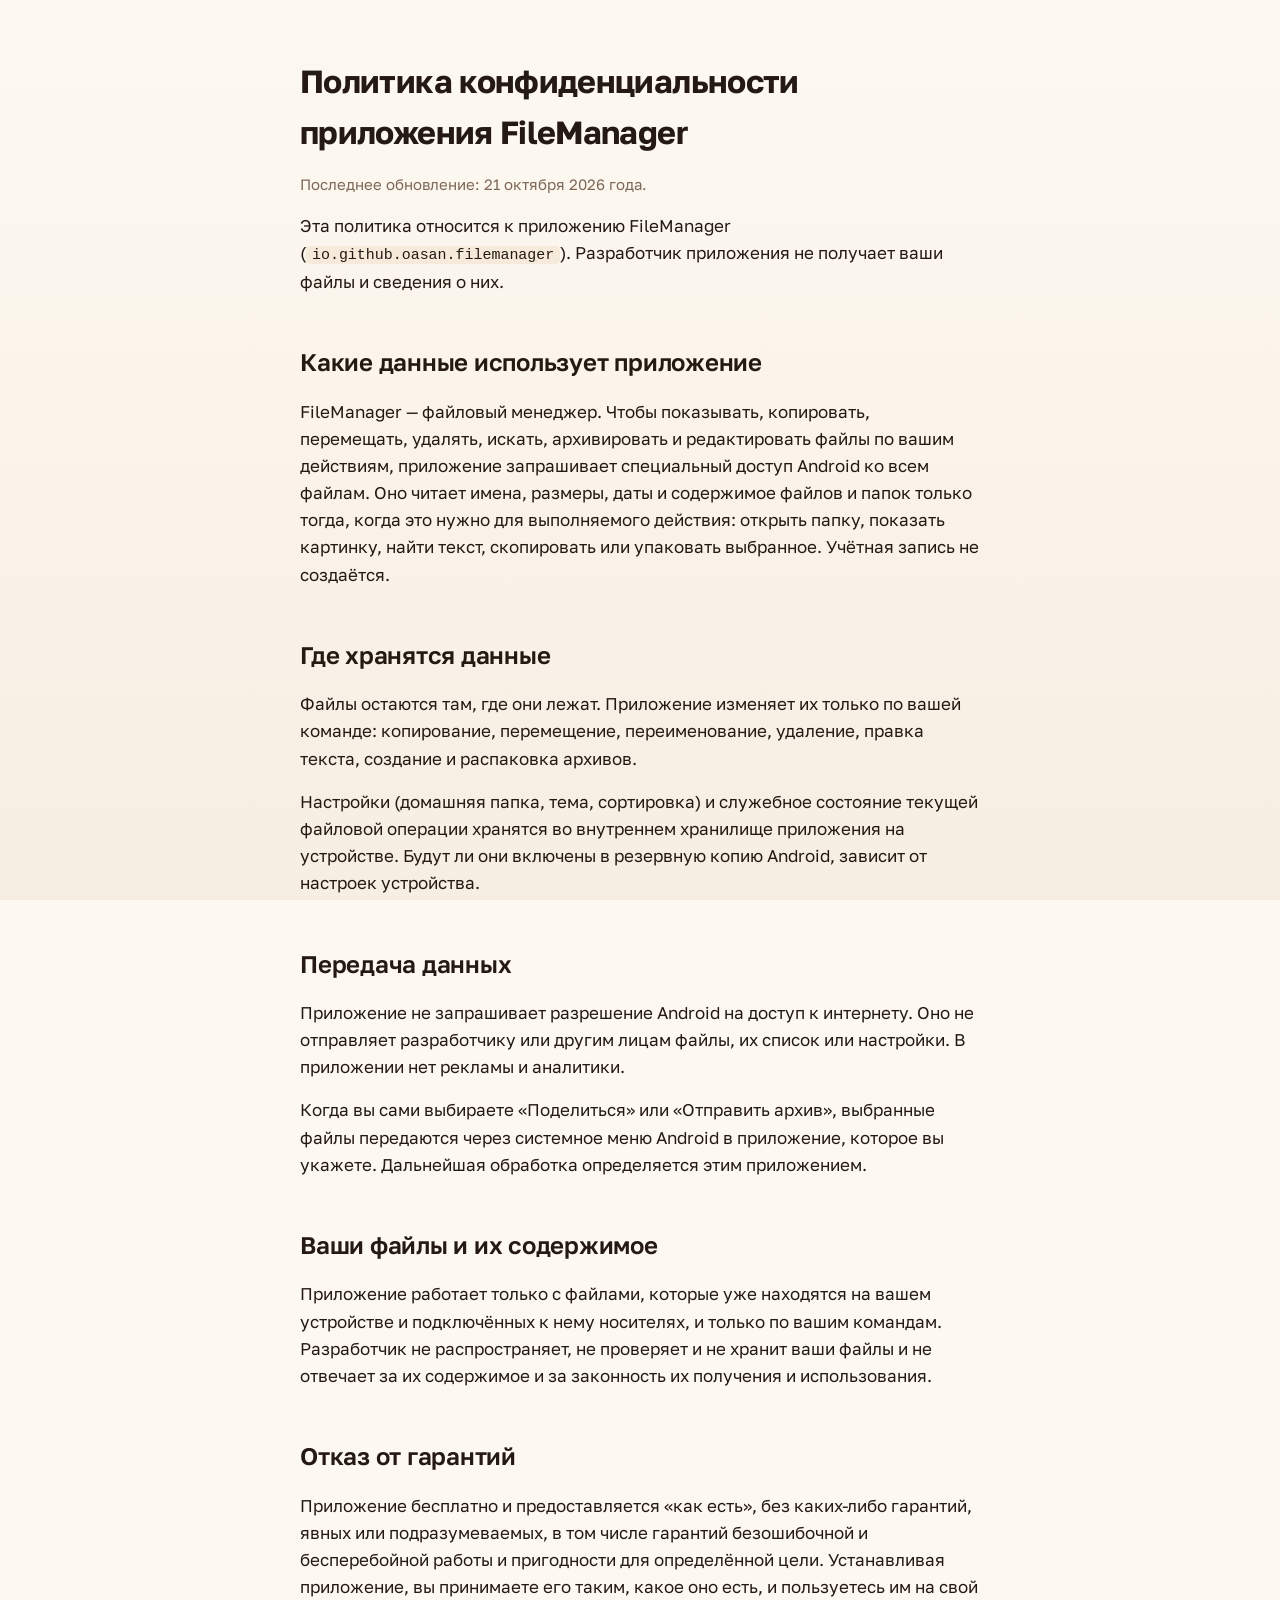
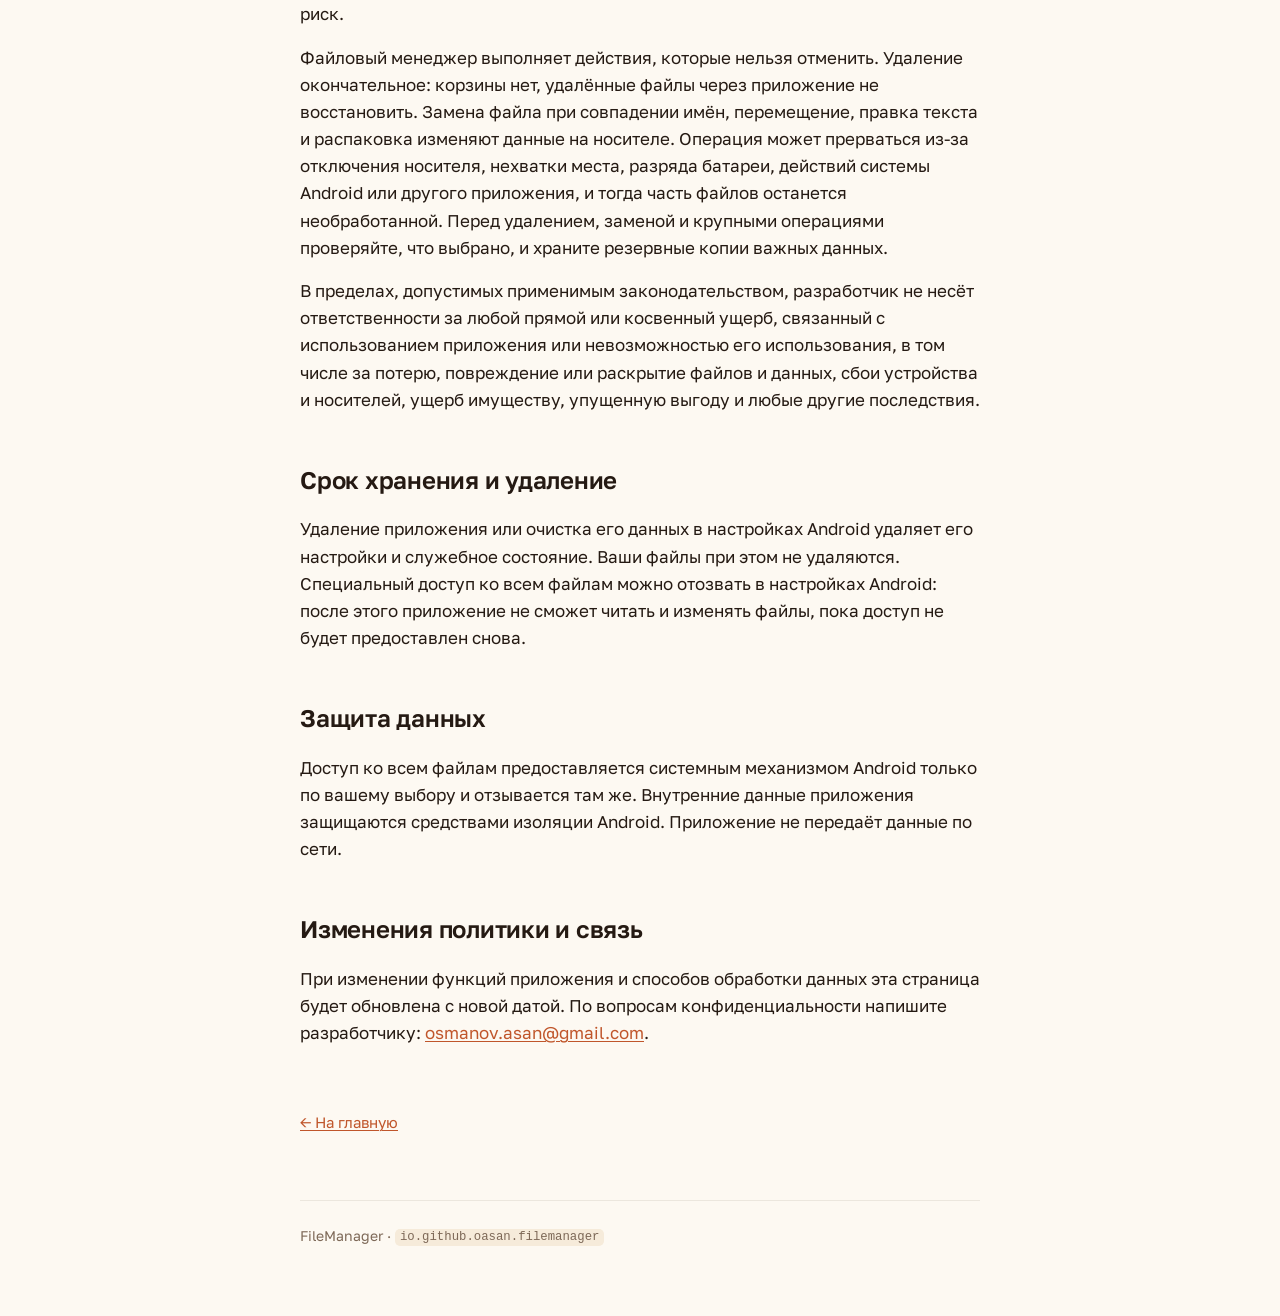
<file: privacy.html>
<!doctype html>
<html lang="ru">
<head>
<meta charset="utf-8">
<meta name="viewport" content="width=device-width, initial-scale=1, viewport-fit=cover">
<title>Политика конфиденциальности — FileManager</title>
<meta name="description" content="Политика конфиденциальности приложения FileManager для Android.">
<link rel="icon" type="image/webp" href="assets/icon.webp">
<link rel="stylesheet" href="assets/style.css">
</head>
<body>

<main>

  <h1 style="margin-top:56px;font-size:32px;letter-spacing:-.02em">Политика конфиденциальности приложения FileManager</h1>
  <p class="updated">Последнее обновление: 21 октября 2026 года.</p>

  <p>Эта политика относится к приложению FileManager
  (<code>io.github.oasan.filemanager</code>). Разработчик приложения
  не получает ваши файлы и сведения о них.</p>

  <h2>Какие данные использует приложение</h2>

  <p>FileManager — файловый менеджер. Чтобы показывать, копировать, перемещать,
  удалять, искать, архивировать и редактировать файлы по вашим действиям,
  приложение запрашивает специальный доступ Android ко всем файлам. Оно читает
  имена, размеры, даты и содержимое файлов и папок только тогда, когда это нужно
  для выполняемого действия: открыть папку, показать картинку, найти текст,
  скопировать или упаковать выбранное. Учётная запись не создаётся.</p>

  <h2>Где хранятся данные</h2>

  <p>Файлы остаются там, где они лежат. Приложение изменяет их только по вашей
  команде: копирование, перемещение, переименование, удаление, правка текста,
  создание и распаковка архивов.</p>

  <p>Настройки (домашняя папка, тема, сортировка) и служебное состояние текущей
  файловой операции хранятся во внутреннем хранилище приложения на устройстве.
  Будут ли они включены в резервную копию Android, зависит от настроек
  устройства.</p>

  <h2>Передача данных</h2>

  <p>Приложение не запрашивает разрешение Android на доступ к интернету.
  Оно не отправляет разработчику или другим лицам файлы, их список или настройки.
  В приложении нет рекламы и аналитики.</p>

  <p>Когда вы сами выбираете «Поделиться» или «Отправить архив», выбранные файлы
  передаются через системное меню Android в приложение, которое вы укажете.
  Дальнейшая обработка определяется этим приложением.</p>

  <h2>Ваши файлы и их содержимое</h2>

  <p>Приложение работает только с файлами, которые уже находятся на вашем
  устройстве и подключённых к нему носителях, и только по вашим командам.
  Разработчик не распространяет, не проверяет и не хранит ваши файлы
  и не отвечает за их содержимое и за законность их получения
  и использования.</p>

  <h2>Отказ от гарантий</h2>

  <p>Приложение бесплатно и предоставляется «как есть», без каких-либо гарантий,
  явных или подразумеваемых, в том числе гарантий безошибочной и бесперебойной
  работы и пригодности для определённой цели. Устанавливая приложение, вы
  принимаете его таким, какое оно есть, и пользуетесь им на свой риск.</p>

  <p>Файловый менеджер выполняет действия, которые нельзя отменить. Удаление
  окончательное: корзины нет, удалённые файлы через приложение не восстановить.
  Замена файла при совпадении имён, перемещение, правка текста и распаковка
  изменяют данные на носителе. Операция может прерваться из-за отключения
  носителя, нехватки места, разряда батареи, действий системы Android или
  другого приложения, и тогда часть файлов останется необработанной. Перед
  удалением, заменой и крупными операциями проверяйте, что выбрано,
  и храните резервные копии важных данных.</p>

  <p>В пределах, допустимых применимым законодательством, разработчик
  не несёт ответственности за любой прямой или косвенный ущерб, связанный
  с использованием приложения или невозможностью его использования, в том
  числе за потерю, повреждение или раскрытие файлов и данных, сбои
  устройства и носителей, ущерб имуществу, упущенную выгоду и любые
  другие последствия.</p>

  <h2>Срок хранения и удаление</h2>

  <p>Удаление приложения или очистка его данных в настройках Android удаляет
  его настройки и служебное состояние. Ваши файлы при этом не удаляются.
  Специальный доступ ко всем файлам можно отозвать в настройках Android:
  после этого приложение не сможет читать и изменять файлы, пока доступ
  не будет предоставлен снова.</p>

  <h2>Защита данных</h2>

  <p>Доступ ко всем файлам предоставляется системным механизмом Android только
  по вашему выбору и отзывается там же. Внутренние данные приложения защищаются
  средствами изоляции Android. Приложение не передаёт данные по сети.</p>

  <h2>Изменения политики и связь</h2>

  <p>При изменении функций приложения и способов обработки данных эта страница
  будет обновлена с новой датой. По вопросам конфиденциальности напишите
  разработчику:
  <a href="mailto:osmanov.asan@gmail.com">osmanov.asan@gmail.com</a>.</p>

  <a class="back" href="./">← На главную</a>

</main>

<footer>
  <p>FileManager · <code>io.github.oasan.filemanager</code></p>
</footer>

</body>
</html>
</file>
<file: assets/style.css>
/* Тёплая палитра приложения (assets/palettes/palettes.css):
   светлая тема — значения по умолчанию, тёмная переопределяет только роли. */
@font-face {
  font-family: "Golos Text";
  src: url("../fonts/GolosText-VariableFont_wght.ttf") format("truetype-variations");
  font-weight: 400 700;
  font-display: swap;
}

:root {
  --accent: #C0562B;
  --accent-pressed: #A24521;
  --on-accent: #FFFFFF;
  --text-primary: #251A13;
  --text-secondary: #7D6857;
  --bg-top: #FDF9F2;
  --bg-bottom: #F7EEE2;
  --surface: #FFFFFF;
  --divider: rgba(72, 44, 26, .09);
  --quiet: #F6EBDA;
  --shadow: 0 1px 2px rgba(72, 44, 26, .04), 0 8px 24px rgba(72, 44, 26, .07);
  color-scheme: light dark;
}

@media (prefers-color-scheme: dark) {
  :root {
    --accent: #E8A97E;
    --accent-pressed: #D58C60;
    --on-accent: #251A13;
    --text-primary: #F5EADE;
    --text-secondary: #B8A18E;
    --bg-top: #211A15;
    --bg-bottom: #17110D;
    --surface: #2C221B;
    --divider: rgba(245, 234, 222, .09);
    --quiet: #31261E;
    --shadow: 0 1px 2px rgba(0, 0, 0, .3), 0 8px 24px rgba(0, 0, 0, .25);
  }
}

* { box-sizing: border-box; }

body {
  margin: 0;
  padding: 0 20px 64px;
  font-family: "Golos Text", -apple-system, BlinkMacSystemFont, "Segoe UI", Roboto, sans-serif;
  font-size: 17px;
  line-height: 1.6;
  color: var(--text-primary);
  background: var(--bg-top);
  background-image: linear-gradient(180deg, var(--bg-top) 0%, var(--bg-bottom) 100%);
  background-attachment: fixed;
  -webkit-font-smoothing: antialiased;
}

main { max-width: 680px; margin: 0 auto; }

/* Шапка */
.hero { text-align: center; padding: 64px 0 40px; }
.hero img {
  width: 96px; height: 96px;
  border-radius: 22px;
  box-shadow: var(--shadow);
}
.hero h1 {
  margin: 20px 0 8px;
  font-size: 40px;
  font-weight: 700;
  letter-spacing: -.02em;
}
.hero p {
  margin: 0;
  font-size: 19px;
  color: var(--text-secondary);
}

h2 {
  margin: 48px 0 16px;
  font-size: 24px;
  font-weight: 600;
  letter-spacing: -.01em;
}
h3 {
  margin: 32px 0 8px;
  font-size: 19px;
  font-weight: 600;
}
p { margin: 0 0 16px; }

a { color: var(--accent); text-decoration-thickness: 1px; text-underline-offset: 2px; }
a:hover { color: var(--accent-pressed); }

code {
  font-family: ui-monospace, "JetBrains Mono", "SF Mono", Menlo, monospace;
  font-size: .88em;
  background: var(--quiet);
  padding: .1em .4em;
  border-radius: 5px;
}

/* Карточка — приподнятая поверхность, как surfaceRaised в приложении */
.card {
  background: var(--surface);
  border-radius: 18px;
  padding: 24px 28px;
  box-shadow: var(--shadow);
}
.card h2:first-child, .card h3:first-child { margin-top: 0; }

/* Список возможностей */
.features { list-style: none; padding: 0; margin: 0; }
.features li {
  padding: 14px 0;
  border-top: 1px solid var(--divider);
}
.features li:first-child { border-top: none; padding-top: 0; }
.features li:last-child { padding-bottom: 0; }
.features b { font-weight: 600; }
.features span { display: block; color: var(--text-secondary); font-size: 15px; }

/* Снимок экрана */
figure { margin: 32px 0; text-align: center; }
figure img {
  max-width: 260px;
  width: 100%;
  border-radius: 20px;
  box-shadow: var(--shadow);
}
figcaption {
  margin-top: 12px;
  font-size: 14px;
  color: var(--text-secondary);
}

/* Заметная плашка — например, «нет интернета» */
.note {
  border-left: 3px solid var(--accent);
  padding: 4px 0 4px 16px;
  margin: 24px 0;
  color: var(--text-secondary);
}

.back {
  display: inline-block;
  margin: 48px 0 0;
  font-size: 15px;
}

footer {
  max-width: 680px;
  margin: 64px auto 0;
  padding-top: 24px;
  border-top: 1px solid var(--divider);
  font-size: 14px;
  color: var(--text-secondary);
}
footer p { margin: 0 0 6px; }

.updated { color: var(--text-secondary); font-size: 15px; margin-top: -8px; }

@media (max-width: 480px) {
  body { font-size: 16px; }
  .hero { padding: 40px 0 28px; }
  .hero h1 { font-size: 32px; }
  .hero p { font-size: 17px; }
  .card { padding: 20px; border-radius: 14px; }
  h2 { font-size: 21px; }
}
</file>
